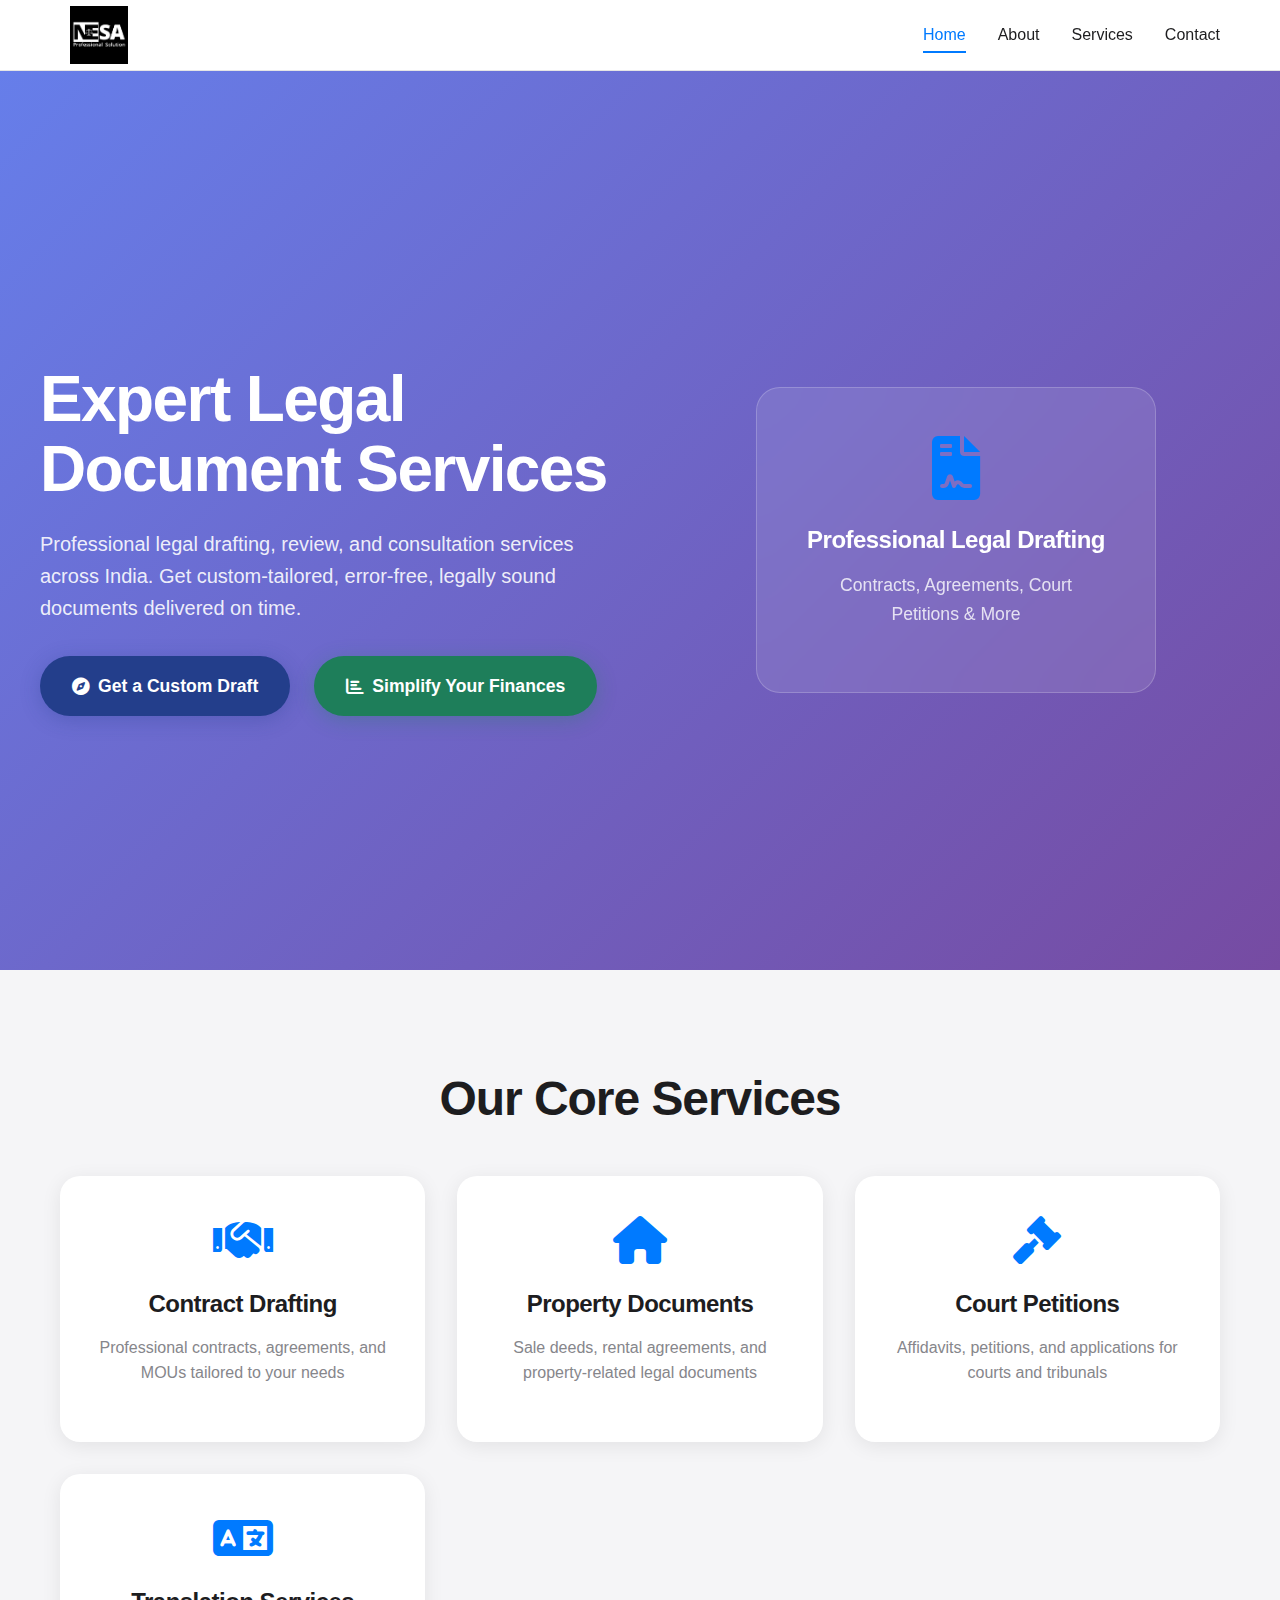
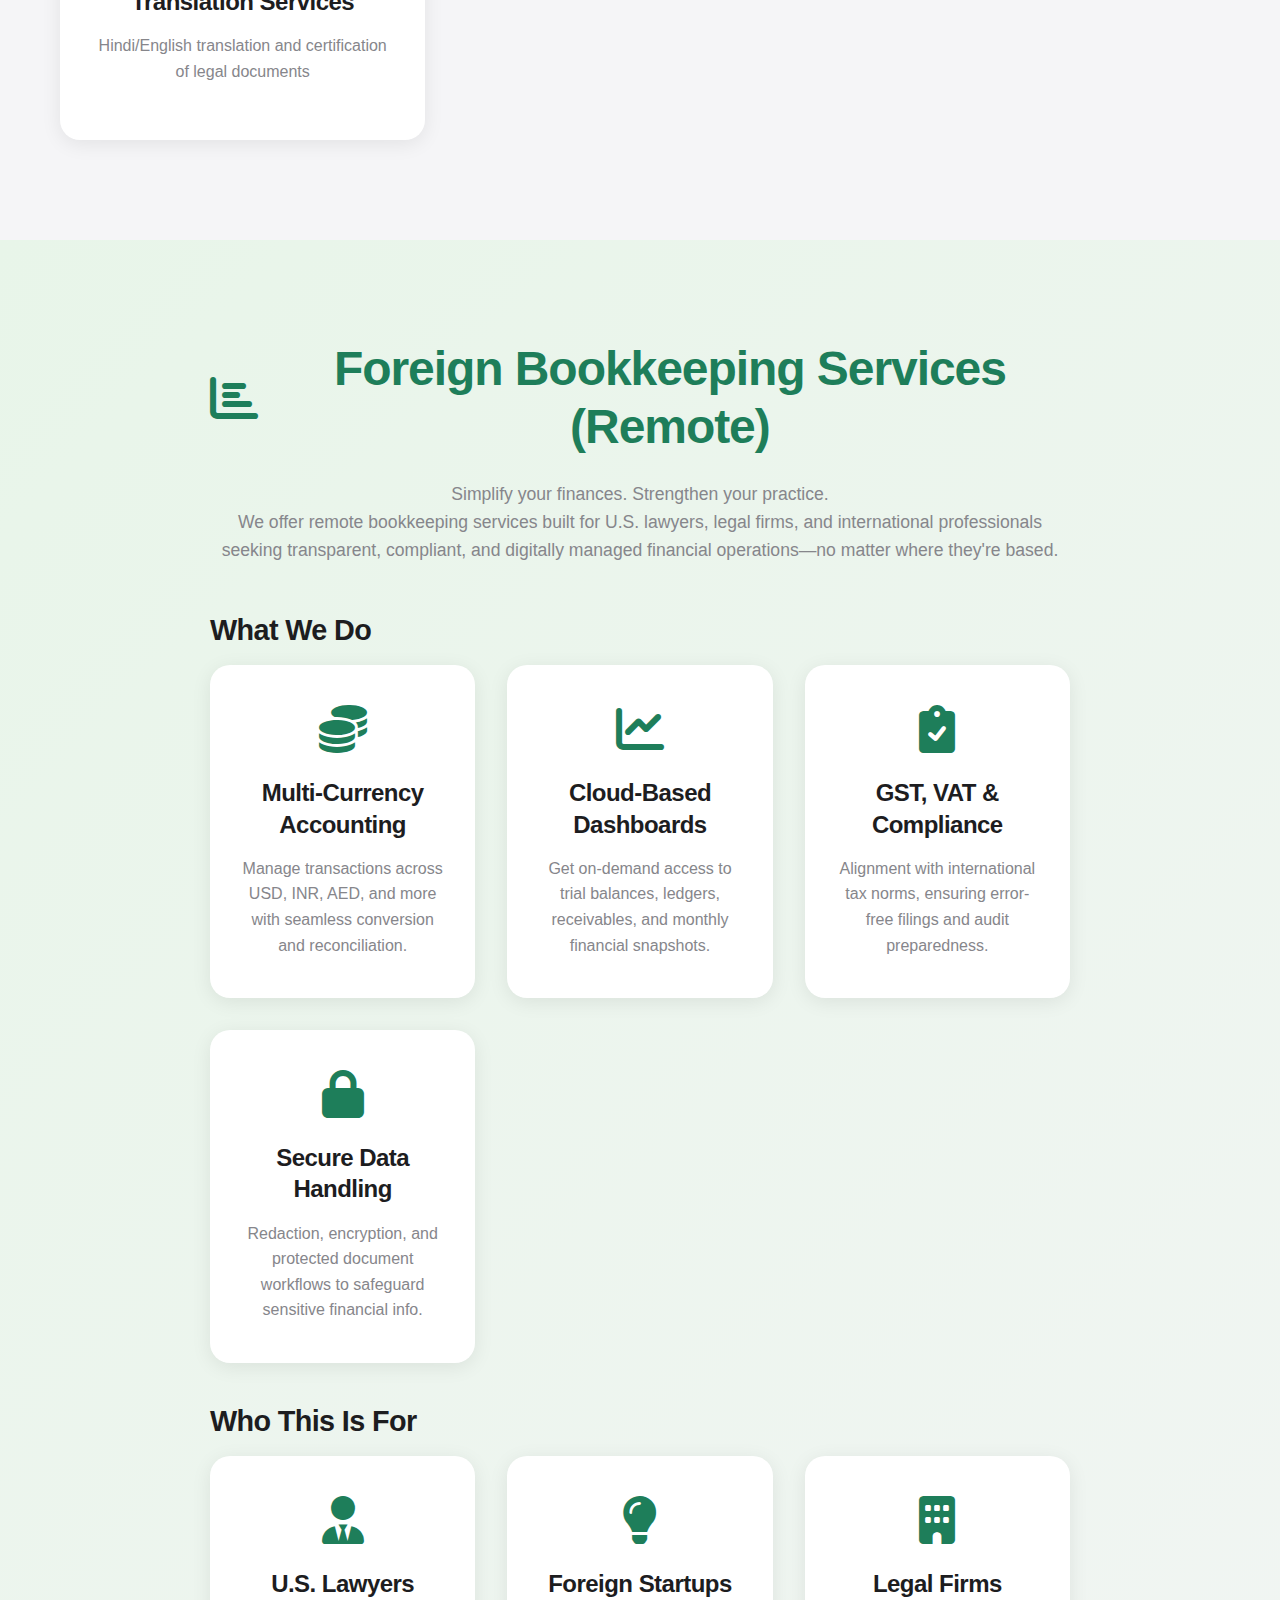
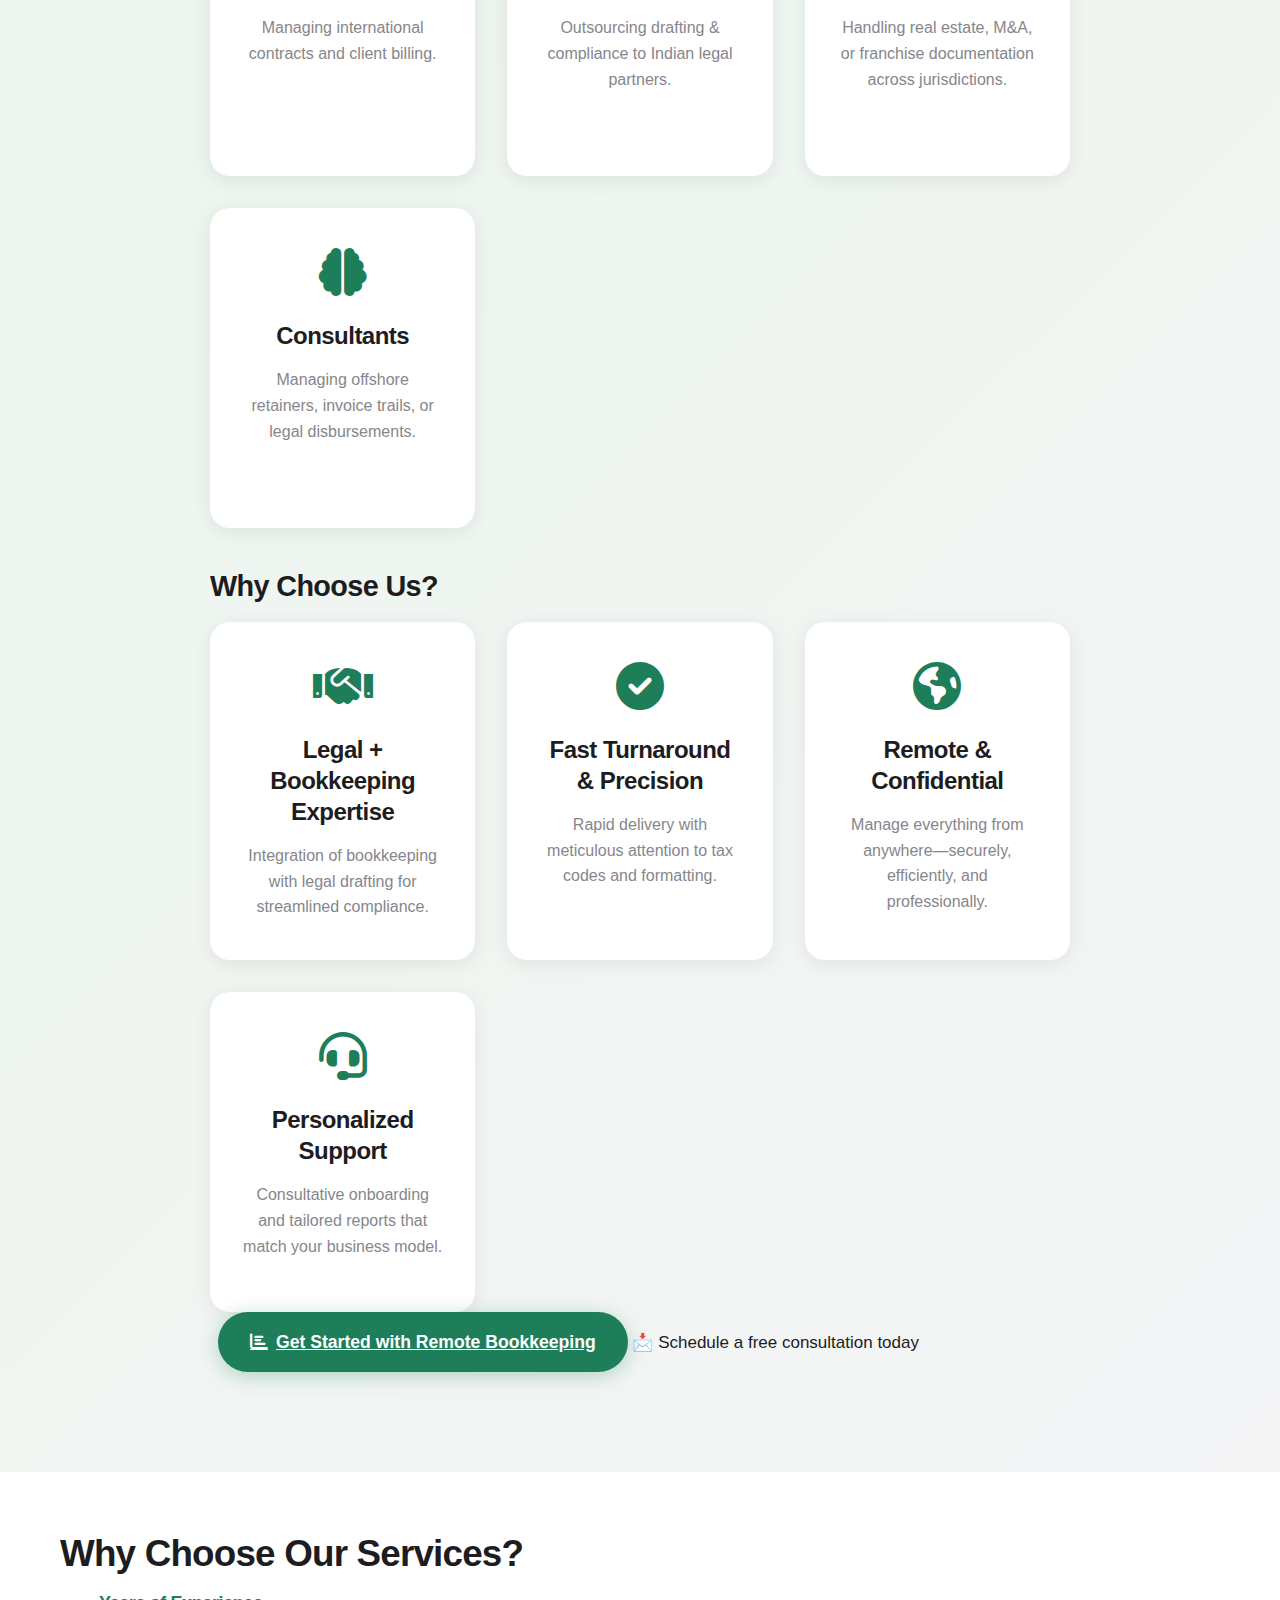
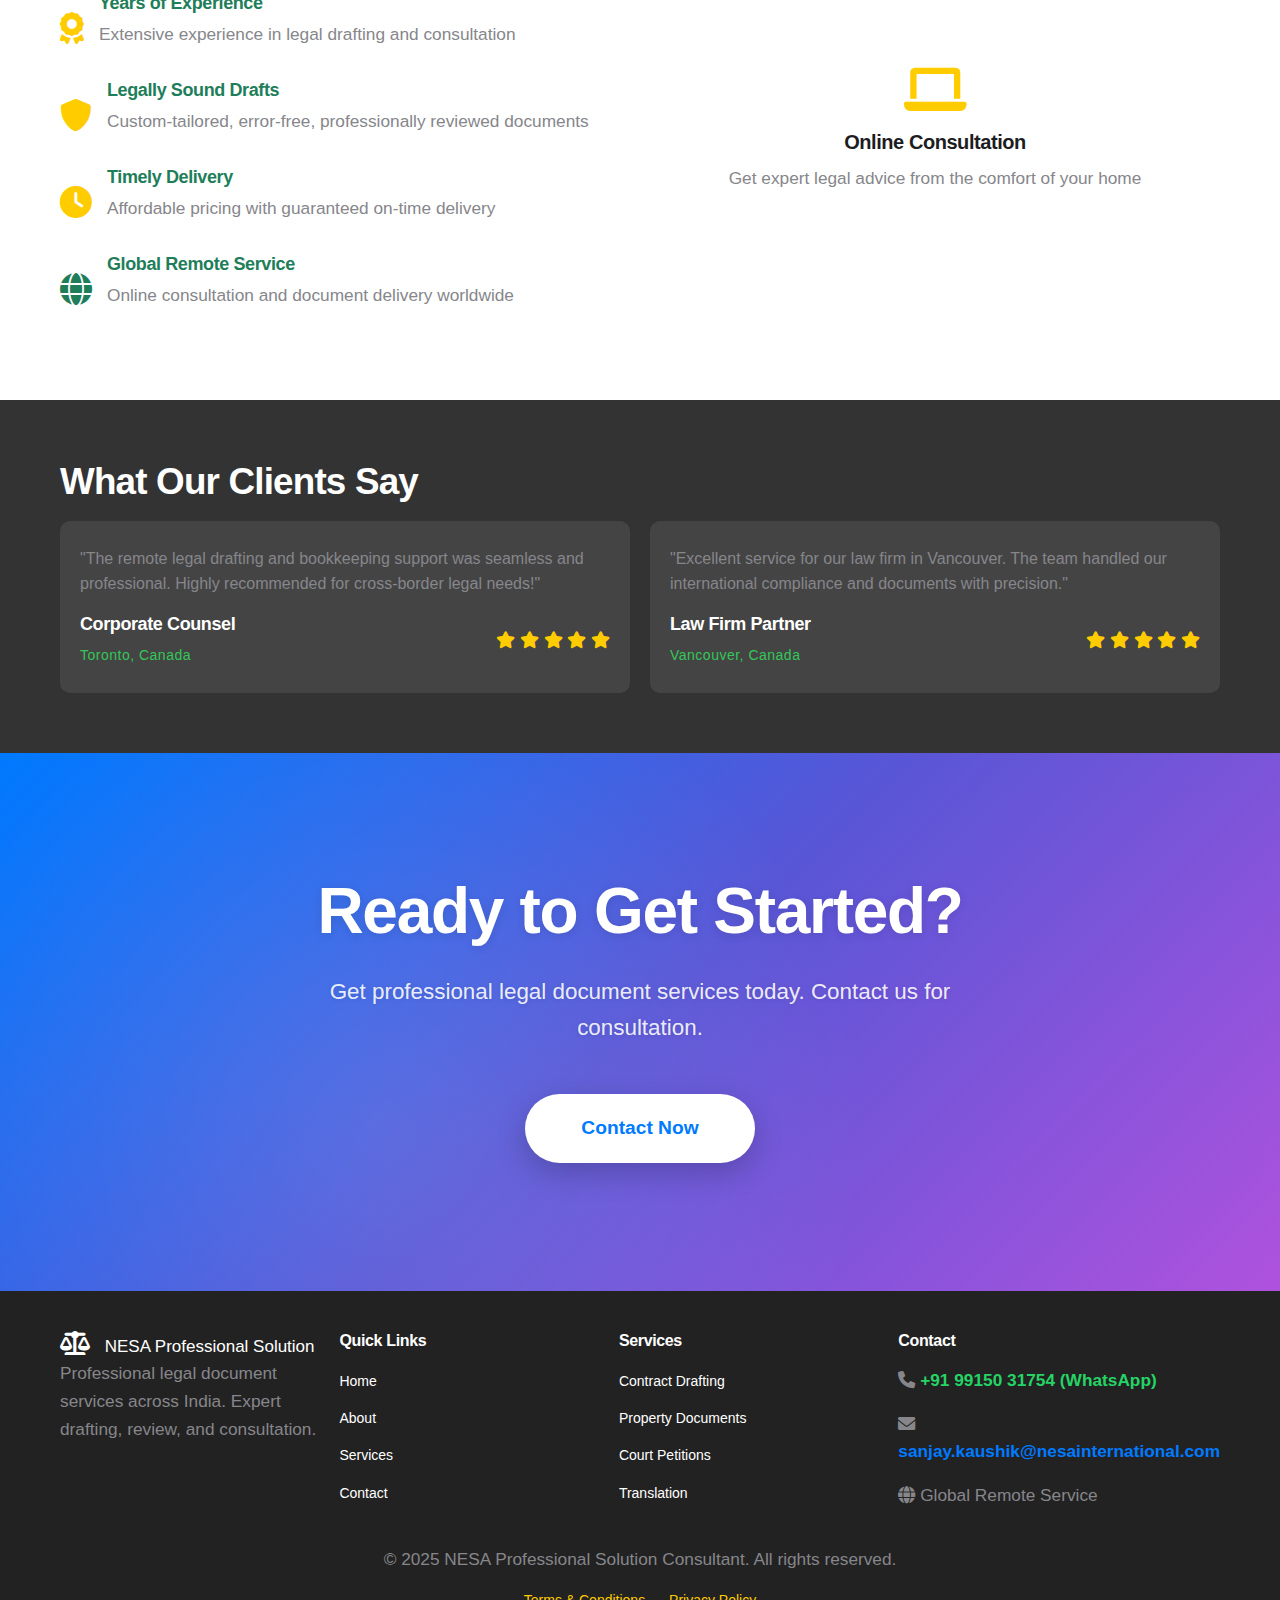
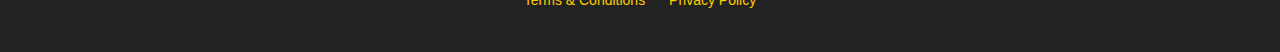
<file: index.html>
<!DOCTYPE html>
<html lang="en">
<head>
    <meta charset="UTF-8">
    <meta name="viewport" content="width=device-width, initial-scale=1.0">
    <title>NESA Professional Solution Consultant - Expert Legal Document Services</title>
    <link rel="stylesheet" href="styles.css">
    <link href="https://fonts.googleapis.com/css2?family=Inter:wght@300;400;500;600;700&display=swap" rel="stylesheet">
    <link rel="stylesheet" href="https://cdnjs.cloudflare.com/ajax/libs/font-awesome/6.0.0/css/all.min.css">
</head>
<body>
    <!-- Navigation -->
    <nav class="navbar">
        <div class="nav-container">
            <div class="nav-logo">
                <img src="src/logimg.png" alt="NESA Professional Solution Logo" class="nesa-logo" />
            </div>
            <ul class="nav-menu">
                <li><a href="index.html" class="nav-link active">Home</a></li>
                <li><a href="about.html" class="nav-link">About</a></li>
                <li><a href="services.html" class="nav-link">Services</a></li>
                <li><a href="contact.html" class="nav-link">Contact</a></li>
            </ul>
            <div class="hamburger">
                <span></span>
                <span></span>
                <span></span>
            </div>
        </div>
    </nav>

    <!-- Hero Section -->
    <section class="hero">
        <div class="hero-container">
            <div class="hero-content">
                <h1>Expert Legal Document Services</h1>
                <p>Professional legal drafting, review, and consultation services across India. Get custom-tailored, error-free, legally sound documents delivered on time.</p>
                <div class="hero-buttons">
                    <a href="services.html#legal-drafting" class="btn btn-primary legal-btn"><i class="fas fa-compass"></i> Get a Custom Draft</a>
                    <a href="services.html#foreign-bookkeeping" class="btn btn-bookkeeping"><i class="fas fa-chart-bar"></i> Simplify Your Finances</a>
                </div>
            </div>
            <div class="hero-image">
                <div class="hero-card">
                    <i class="fas fa-file-contract"></i>
                    <h3>Professional Legal Drafting</h3>
                    <p>Contracts, Agreements, Court Petitions & More</p>
                </div>
            </div>
        </div>
    </section>

    <!-- Services Preview -->
    <section class="services-preview">
        <div class="container">
            <h2>Our Core Services</h2>
            <div class="services-grid">
                <div class="service-card">
                    <i class="fas fa-handshake"></i>
                    <h3>Contract Drafting</h3>
                    <p>Professional contracts, agreements, and MOUs tailored to your needs</p>
                </div>
                <div class="service-card">
                    <i class="fas fa-home"></i>
                    <h3>Property Documents</h3>
                    <p>Sale deeds, rental agreements, and property-related legal documents</p>
                </div>
                <div class="service-card">
                    <i class="fas fa-gavel"></i>
                    <h3>Court Petitions</h3>
                    <p>Affidavits, petitions, and applications for courts and tribunals</p>
                </div>
                <div class="service-card">
                    <i class="fas fa-language"></i>
                    <h3>Translation Services</h3>
                    <p>Hindi/English translation and certification of legal documents</p>
                </div>
            </div>
        </div>
    </section>

    <!-- Foreign Bookkeeping Services Preview -->
    <section class="bookkeeping-preview">
        <div class="container">
            <h2><i class="fas fa-chart-bar"></i> Foreign Bookkeeping Services (Remote)</h2>
            <p class="subtitle">Simplify your finances. Strengthen your practice.<br>
            We offer remote bookkeeping services built for U.S. lawyers, legal firms, and international professionals seeking transparent, compliant, and digitally managed financial operations—no matter where they're based.</p>
            <div class="bookkeeping-features">
                <h3>What We Do</h3>
                <div class="bookkeeping-feature-list">
                    <div class="bookkeeping-feature-item">
                        <i class="fas fa-coins"></i>
                        <div>
                            <h4>Multi-Currency Accounting</h4>
                            <p>Manage transactions across USD, INR, AED, and more with seamless conversion and reconciliation.</p>
                        </div>
                    </div>
                    <div class="bookkeeping-feature-item">
                        <i class="fas fa-chart-line"></i>
                        <div>
                            <h4>Cloud-Based Dashboards</h4>
                            <p>Get on-demand access to trial balances, ledgers, receivables, and monthly financial snapshots.</p>
                        </div>
                    </div>
                    <div class="bookkeeping-feature-item">
                        <i class="fas fa-clipboard-check"></i>
                        <div>
                            <h4>GST, VAT & Compliance</h4>
                            <p>Alignment with international tax norms, ensuring error-free filings and audit preparedness.</p>
                        </div>
                    </div>
                    <div class="bookkeeping-feature-item">
                        <i class="fas fa-lock"></i>
                        <div>
                            <h4>Secure Data Handling</h4>
                            <p>Redaction, encryption, and protected document workflows to safeguard sensitive financial info.</p>
                        </div>
                    </div>
                </div>

                <h3>Who This Is For</h3>
                <div class="bookkeeping-feature-list">
                    <div class="bookkeeping-feature-item">
                        <i class="fas fa-user-tie"></i>
                        <div>
                            <h4>U.S. Lawyers</h4>
                            <p>Managing international contracts and client billing.</p>
                        </div>
                    </div>
                    <div class="bookkeeping-feature-item">
                        <i class="fas fa-lightbulb"></i>
                        <div>
                            <h4>Foreign Startups</h4>
                            <p>Outsourcing drafting & compliance to Indian legal partners.</p>
                        </div>
                    </div>
                    <div class="bookkeeping-feature-item">
                        <i class="fas fa-building"></i>
                        <div>
                            <h4>Legal Firms</h4>
                            <p>Handling real estate, M&A, or franchise documentation across jurisdictions.</p>
                        </div>
                    </div>
                    <div class="bookkeeping-feature-item">
                        <i class="fas fa-brain"></i>
                        <div>
                            <h4>Consultants</h4>
                            <p>Managing offshore retainers, invoice trails, or legal disbursements.</p>
                        </div>
                    </div>
                </div>

                <h3>Why Choose Us?</h3>
                <div class="bookkeeping-feature-list">
                    <div class="bookkeeping-feature-item">
                        <i class="fas fa-handshake"></i>
                        <div>
                            <h4>Legal + Bookkeeping Expertise</h4>
                            <p>Integration of bookkeeping with legal drafting for streamlined compliance.</p>
                        </div>
                    </div>
                    <div class="bookkeeping-feature-item">
                        <i class="fas fa-check-circle"></i>
                        <div>
                            <h4>Fast Turnaround & Precision</h4>
                            <p>Rapid delivery with meticulous attention to tax codes and formatting.</p>
                        </div>
                    </div>
                    <div class="bookkeeping-feature-item">
                        <i class="fas fa-globe-americas"></i>
                        <div>
                            <h4>Remote & Confidential</h4>
                            <p>Manage everything from anywhere—securely, efficiently, and professionally.</p>
                        </div>
                    </div>
                    <div class="bookkeeping-feature-item">
                        <i class="fas fa-headset"></i>
                        <div>
                            <h4>Personalized Support</h4>
                            <p>Consultative onboarding and tailored reports that match your business model.</p>
                        </div>
                    </div>
                </div>

                <div class="bookkeeping-cta">
                    <a href="contact.html" class="btn btn-bookkeeping"><i class="fas fa-chart-bar"></i> Get Started with Remote Bookkeeping</a>
                    <span class="consult-note">📩 Schedule a free consultation today</span>
                </div>
            </div>
        </div>
    </section>

    <!-- Why Choose Us -->
    <section class="why-choose-us">
        <div class="container">
            <div class="content-grid">
                <div class="text-content">
                    <h2>Why Choose Our Services?</h2>
                    <div class="feature-list">
                        <div class="feature-item">
                            <i class="fas fa-award"></i>
                            <div>
                                <h3>Years of Experience</h3>
                                <p>Extensive experience in legal drafting and consultation</p>
                            </div>
                        </div>
                        <div class="feature-item">
                            <i class="fas fa-shield-alt"></i>
                            <div>
                                <h3>Legally Sound Drafts</h3>
                                <p>Custom-tailored, error-free, professionally reviewed documents</p>
                            </div>
                        </div>
                        <div class="feature-item">
                            <i class="fas fa-clock"></i>
                            <div>
                                <h3>Timely Delivery</h3>
                                <p>Affordable pricing with guaranteed on-time delivery</p>
                            </div>
                        </div>
                        <div class="feature-item">
                            <i class="fas fa-globe"></i>
                            <div>
                                <h3>Global Remote Service</h3>
                                <p>Online consultation and document delivery worldwide</p>
                            </div>
                        </div>
                    </div>
                </div>
                <div class="image-content">
                    <div class="feature-card">
                        <i class="fas fa-laptop"></i>
                        <h3>Online Consultation</h3>
                        <p>Get expert legal advice from the comfort of your home</p>
                    </div>
                </div>
            </div>
        </div>
    </section>

    <!-- Testimonials -->
    <section class="testimonials">
        <div class="container">
            <h2>What Our Clients Say</h2>
            <div class="testimonials-grid">
                <div class="testimonial-card">
                    <div class="testimonial-content">
                        <p>"The remote legal drafting and bookkeeping support was seamless and professional. Highly recommended for cross-border legal needs!"</p>
                    </div>
                    <div class="testimonial-author">
                        <div class="author-info">
                            <h4>Corporate Counsel</h4>
                            <span>Toronto, Canada</span>
                        </div>
                        <div class="rating">
                            <i class="fas fa-star"></i>
                            <i class="fas fa-star"></i>
                            <i class="fas fa-star"></i>
                            <i class="fas fa-star"></i>
                            <i class="fas fa-star"></i>
                        </div>
                    </div>
                </div>
                <div class="testimonial-card">
                    <div class="testimonial-content">
                        <p>"Excellent service for our law firm in Vancouver. The team handled our international compliance and documents with precision."</p>
                    </div>
                    <div class="testimonial-author">
                        <div class="author-info">
                            <h4>Law Firm Partner</h4>
                            <span>Vancouver, Canada</span>
                        </div>
                        <div class="rating">
                            <i class="fas fa-star"></i>
                            <i class="fas fa-star"></i>
                            <i class="fas fa-star"></i>
                            <i class="fas fa-star"></i>
                            <i class="fas fa-star"></i>
                        </div>
                    </div>
                </div>
            </div>
        </div>
    </section>

    <!-- CTA Section -->
    <section class="cta">
        <div class="container">
            <div class="cta-content">
                <h2>Ready to Get Started?</h2>
                <p>Get professional legal document services today. Contact us for consultation.</p>
                <a href="contact.html" class="btn btn-primary">Contact Now</a>
            </div>
        </div>
    </section>

    <!-- Footer -->
    <footer class="footer">
        <div class="container">
            <div class="footer-content">
                <div class="footer-section">
                    <div class="footer-logo">
                        <i class="fas fa-balance-scale"></i>
                        <span>NESA Professional Solution</span>
                    </div>
                    <p>Professional legal document services across India. Expert drafting, review, and consultation.</p>
                </div>
                <div class="footer-section">
                    <h3>Quick Links</h3>
                    <ul>
                        <li><a href="index.html">Home</a></li>
                        <li><a href="about.html">About</a></li>
                        <li><a href="services.html">Services</a></li>
                        <li><a href="contact.html">Contact</a></li>
                    </ul>
                </div>
                <div class="footer-section">
                    <h3>Services</h3>
                    <ul>
                        <li><a href="services.html">Contract Drafting</a></li>
                        <li><a href="services.html">Property Documents</a></li>
                        <li><a href="services.html">Court Petitions</a></li>
                        <li><a href="services.html">Translation</a></li>
                    </ul>
                </div>
                <div class="footer-section">
                    <h3>Contact</h3>
                    <p><i class="fas fa-phone"></i> <a href="https://wa.me/919915031754" target="_blank">+91 99150 31754 (WhatsApp)</a></p>
                    <p><i class="fas fa-envelope"></i> <a href="mailto:sanjay.kaushik@nesainternational.com">sanjay.kaushik@nesainternational.com</a></p>
                    <p><i class="fas fa-globe"></i> Global Remote Service</p>
                </div>
            </div>
            <div class="footer-bottom">
                <p>&copy; 2025 NESA Professional Solution Consultant. All rights reserved.</p>
                <div class="footer-links">
                    <a href="#">Terms & Conditions</a>
                    <a href="#">Privacy Policy</a>
                </div>
            </div>
        </div>
    </footer>

    <script src="script.js"></script>
</body>
</html>
</file>
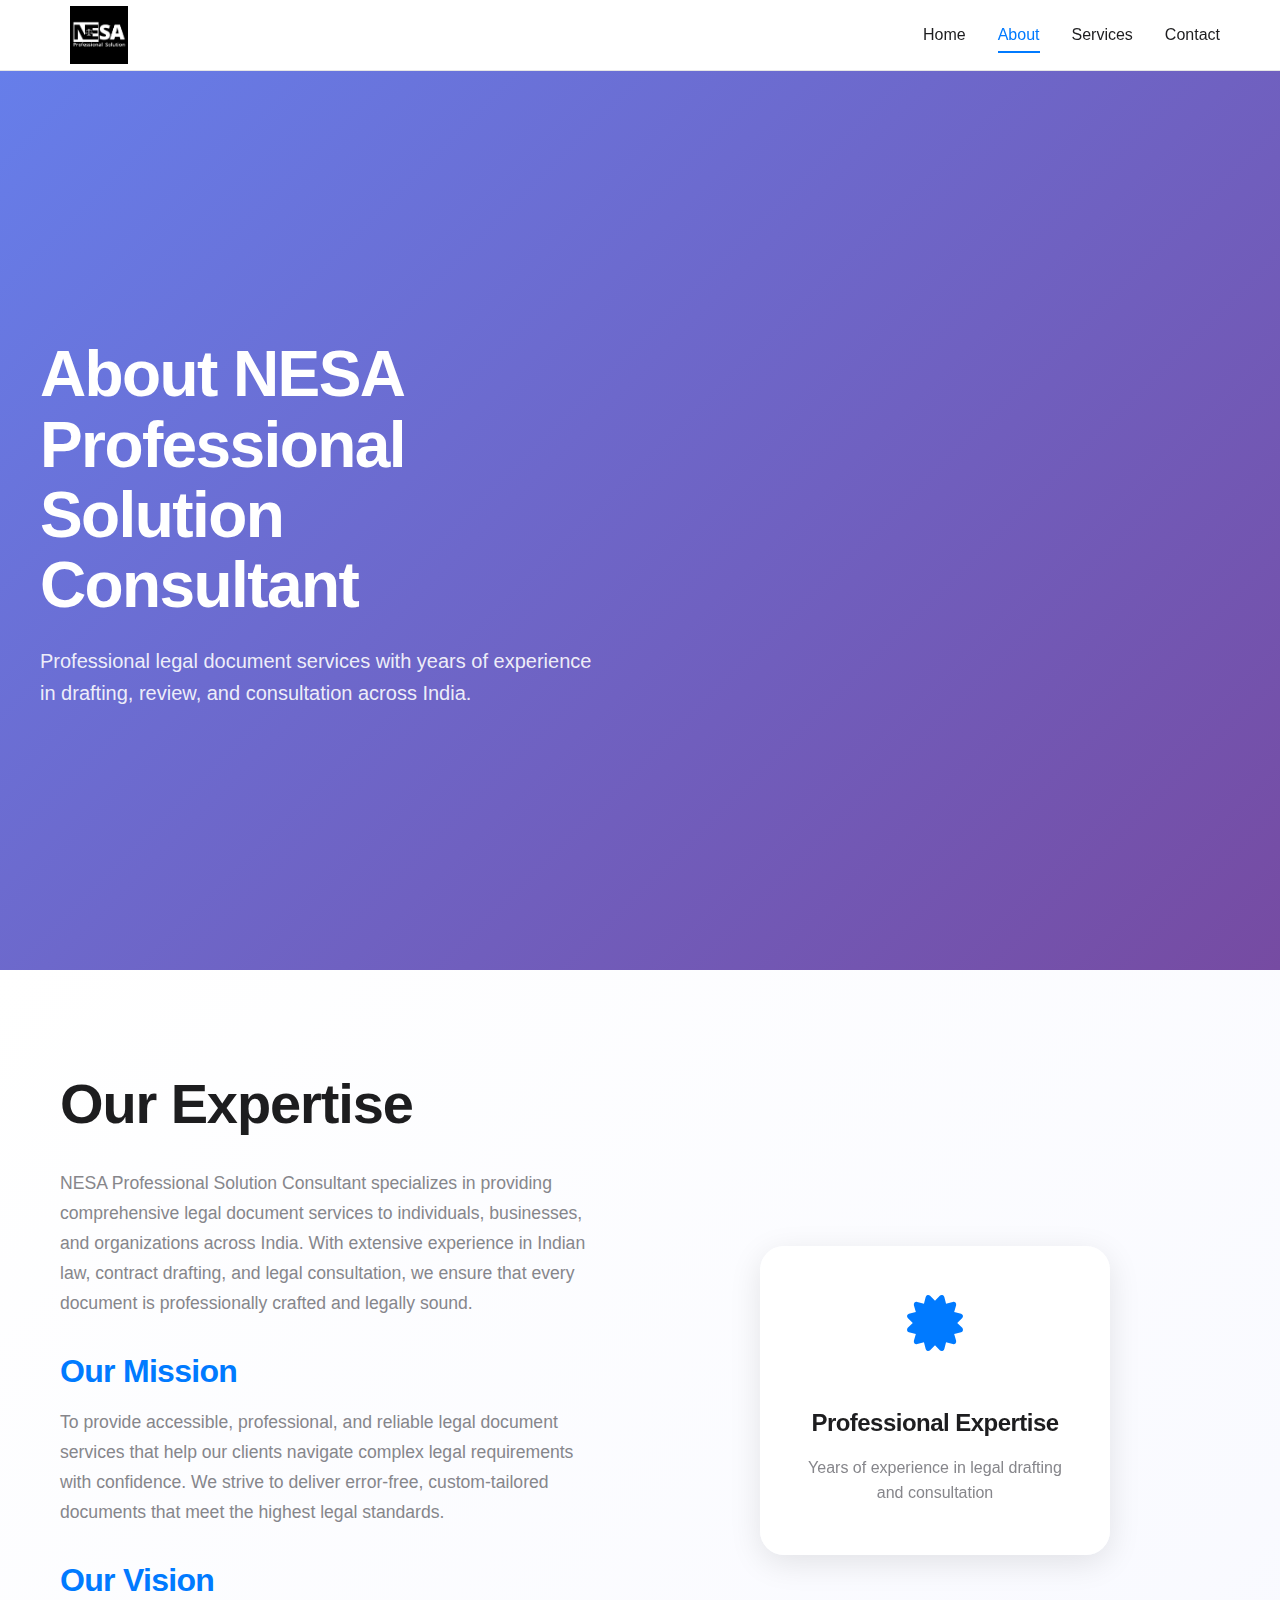
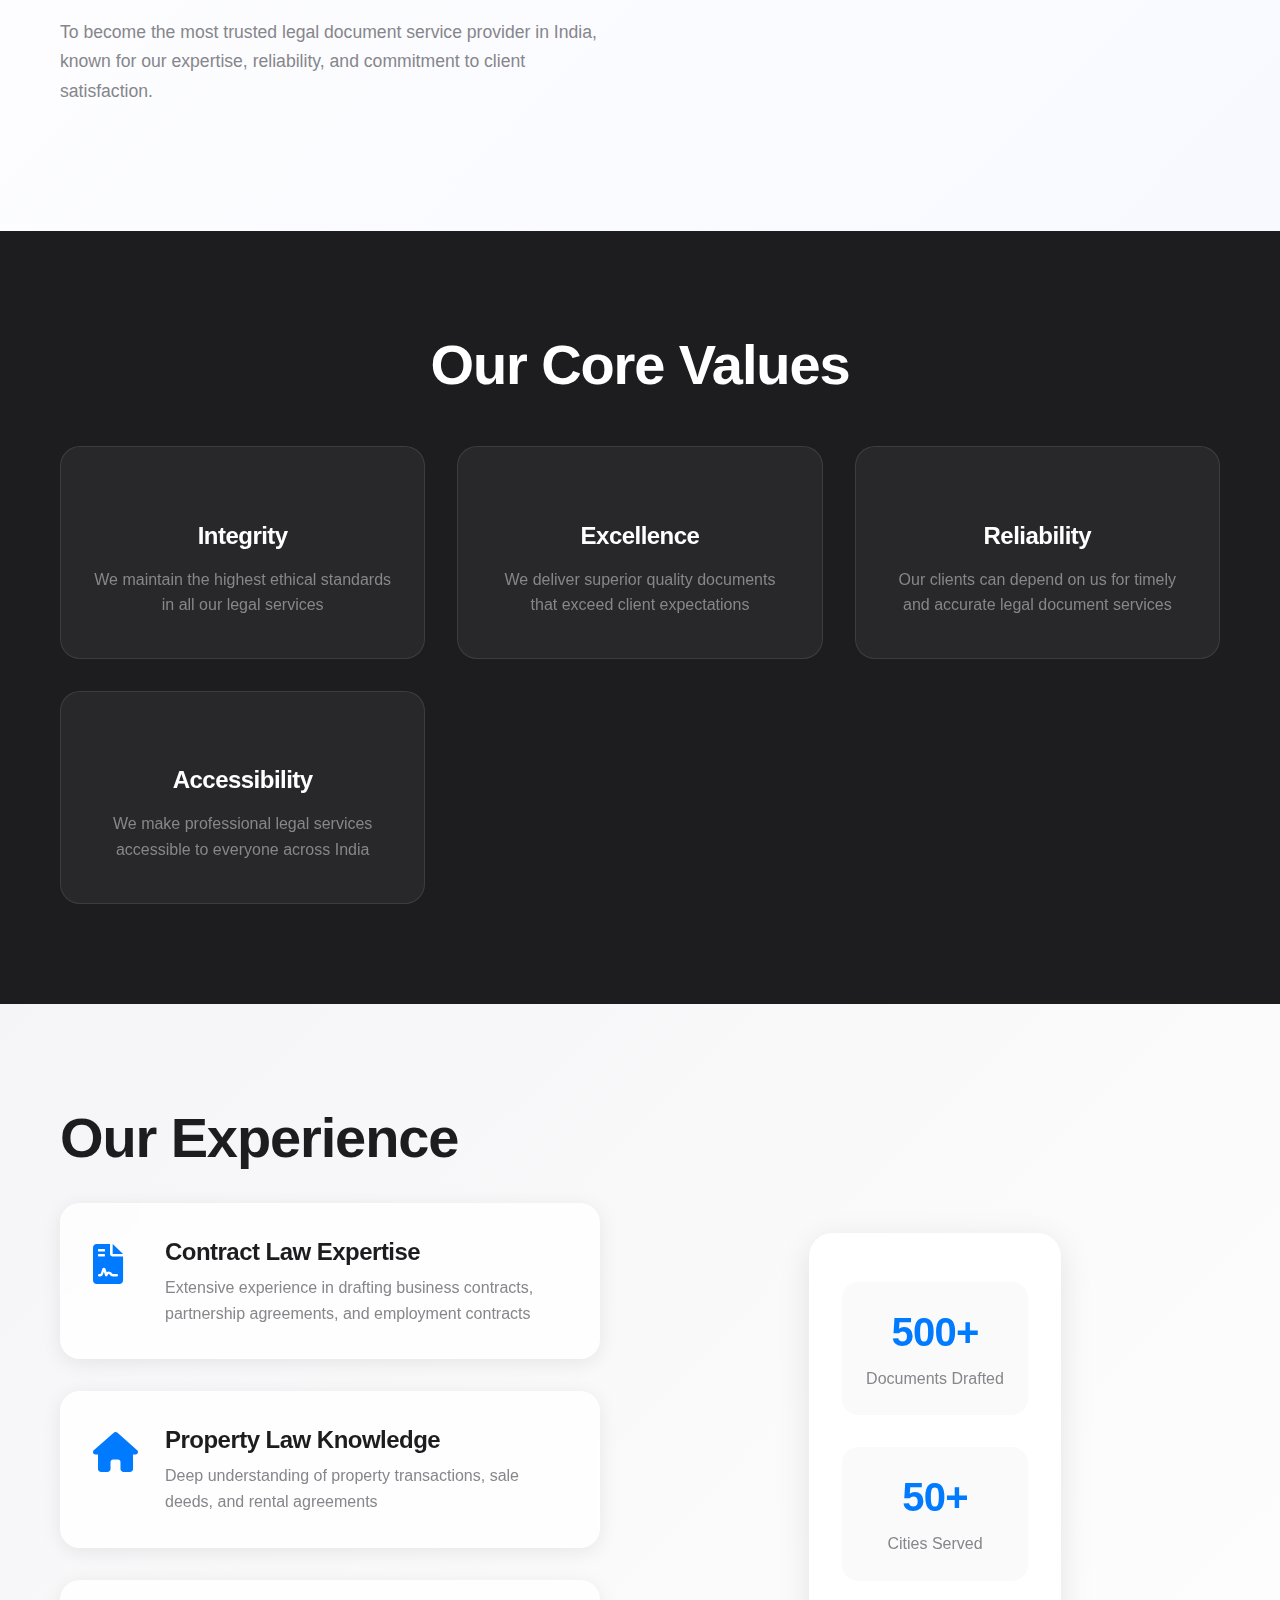
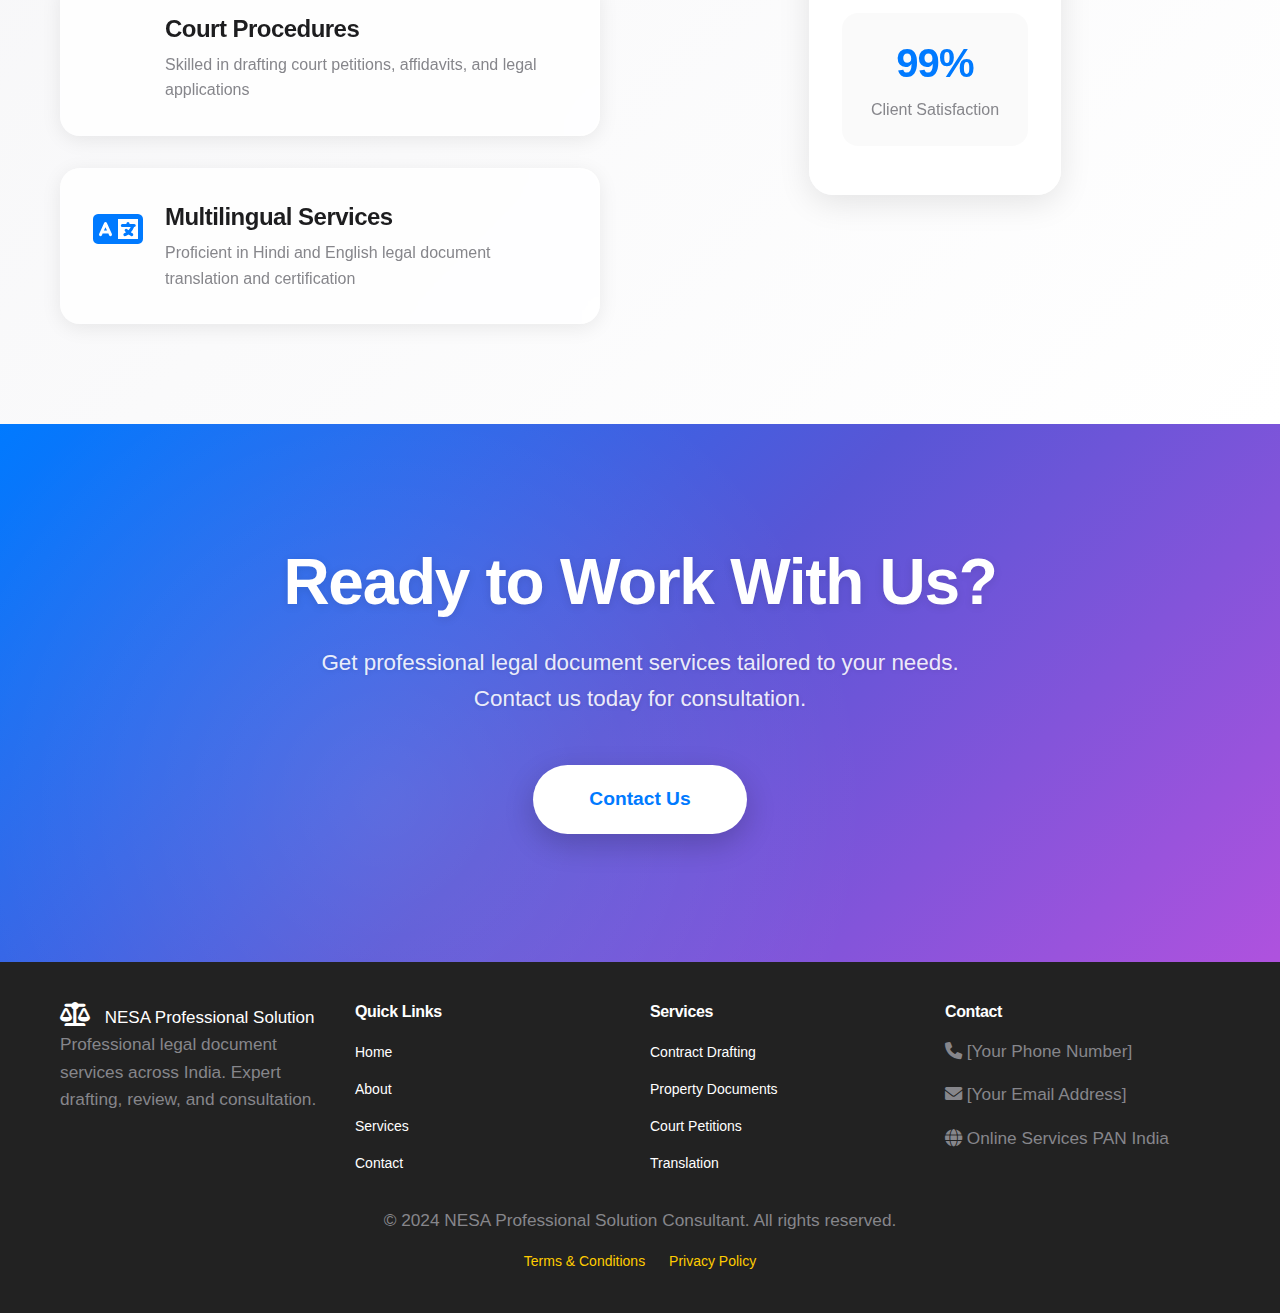
<file: about.html>
<!DOCTYPE html>
<html lang="en">
<head>
    <meta charset="UTF-8">
    <meta name="viewport" content="width=device-width, initial-scale=1.0">
    <title>About - NESA Professional Solution Consultant</title>
    <link rel="stylesheet" href="styles.css">
    <link href="https://fonts.googleapis.com/css2?family=Inter:wght@300;400;500;600;700&display=swap" rel="stylesheet">
    <link rel="stylesheet" href="https://cdnjs.cloudflare.com/ajax/libs/font-awesome/6.0.0/css/all.min.css">
</head>
<body>
    <!-- Navigation -->
    <nav class="navbar">
        <div class="nav-container">
            <div class="nav-logo">
                <div class="nav-logo">
                    <img src="src/logimg.png" alt="NESA Professional Solution Logo" class="nesa-logo" />
                </div>
            </div>
            <ul class="nav-menu">
                <li><a href="index.html" class="nav-link">Home</a></li>
                <li><a href="about.html" class="nav-link active">About</a></li>
                <li><a href="services.html" class="nav-link">Services</a></li>
                <li><a href="contact.html" class="nav-link">Contact</a></li>
            </ul>
            <div class="hamburger">
                <span></span>
                <span></span>
                <span></span>
            </div>
        </div>
    </nav>

    <!-- About Hero Section -->
    <section class="hero">
        <div class="hero-container">
            <div class="hero-content">
                <h1>About NESA Professional Solution Consultant</h1>
                <p>Professional legal document services with years of experience in drafting, review, and consultation across India.</p>
            </div>
        </div>
    </section>

    <!-- About Content -->
    <section class="about-content">
        <div class="container">
            <div class="content-grid">
                <div class="text-content">
                    <h2>Our Expertise</h2>
                    <p>NESA Professional Solution Consultant specializes in providing comprehensive legal document services to individuals, businesses, and organizations across India. With extensive experience in Indian law, contract drafting, and legal consultation, we ensure that every document is professionally crafted and legally sound.</p>
                    
                    <h3>Our Mission</h3>
                    <p>To provide accessible, professional, and reliable legal document services that help our clients navigate complex legal requirements with confidence. We strive to deliver error-free, custom-tailored documents that meet the highest legal standards.</p>
                    
                    <h3>Our Vision</h3>
                    <p>To become the most trusted legal document service provider in India, known for our expertise, reliability, and commitment to client satisfaction.</p>
                </div>
                <div class="image-content">
                    <div class="feature-card">
                        <i class="fas fa-certificate"></i>
                        <h3>Professional Expertise</h3>
                        <p>Years of experience in legal drafting and consultation</p>
                    </div>
                </div>
            </div>
        </div>
    </section>

    <!-- Our Values -->
    <section class="values-section">
        <div class="container">
            <h2>Our Core Values</h2>
            <div class="values-grid">
                <div class="value-card">
                    <i class="fas fa-integrity"></i>
                    <h3>Integrity</h3>
                    <p>We maintain the highest ethical standards in all our legal services</p>
                </div>
                <div class="value-card">
                    <i class="fas fa-excellence"></i>
                    <h3>Excellence</h3>
                    <p>We deliver superior quality documents that exceed client expectations</p>
                </div>
                <div class="value-card">
                    <i class="fas fa-reliability"></i>
                    <h3>Reliability</h3>
                    <p>Our clients can depend on us for timely and accurate legal document services</p>
                </div>
                <div class="value-card">
                    <i class="fas fa-accessibility"></i>
                    <h3>Accessibility</h3>
                    <p>We make professional legal services accessible to everyone across India</p>
                </div>
            </div>
        </div>
    </section>

    <!-- Experience Section -->
    <section class="experience-section">
        <div class="container">
            <div class="content-grid">
                <div class="text-content">
                    <h2>Our Experience</h2>
                    <div class="experience-list">
                        <div class="experience-item">
                            <i class="fas fa-file-contract"></i>
                            <div>
                                <h3>Contract Law Expertise</h3>
                                <p>Extensive experience in drafting business contracts, partnership agreements, and employment contracts</p>
                            </div>
                        </div>
                        <div class="experience-item">
                            <i class="fas fa-home"></i>
                            <div>
                                <h3>Property Law Knowledge</h3>
                                <p>Deep understanding of property transactions, sale deeds, and rental agreements</p>
                            </div>
                        </div>
                        <div class="experience-item">
                            <i class="fas fa-court"></i>
                            <div>
                                <h3>Court Procedures</h3>
                                <p>Skilled in drafting court petitions, affidavits, and legal applications</p>
                            </div>
                        </div>
                        <div class="experience-item">
                            <i class="fas fa-language"></i>
                            <div>
                                <h3>Multilingual Services</h3>
                                <p>Proficient in Hindi and English legal document translation and certification</p>
                            </div>
                        </div>
                    </div>
                </div>
                <div class="image-content">
                    <div class="stats-card">
                        <div class="stat-item">
                            <h3>500+</h3>
                            <p>Documents Drafted</p>
                        </div>
                        <div class="stat-item">
                            <h3>50+</h3>
                            <p>Cities Served</p>
                        </div>
                        <div class="stat-item">
                            <h3>99%</h3>
                            <p>Client Satisfaction</p>
                        </div>
                    </div>
                </div>
            </div>
        </div>
    </section>

    <!-- CTA Section -->
    <section class="cta">
        <div class="container">
            <div class="cta-content">
                <h2>Ready to Work With Us?</h2>
                <p>Get professional legal document services tailored to your needs. Contact us today for consultation.</p>
                <a href="contact.html" class="btn btn-primary">Contact Us</a>
            </div>
        </div>
    </section>

    <!-- Footer -->
    <footer class="footer">
        <div class="container">
            <div class="footer-content">
                <div class="footer-section">
                    <div class="footer-logo">
                        <i class="fas fa-balance-scale"></i>
                        <span>NESA Professional Solution</span>
                    </div>
                    <p>Professional legal document services across India. Expert drafting, review, and consultation.</p>
                </div>
                <div class="footer-section">
                    <h3>Quick Links</h3>
                    <ul>
                        <li><a href="index.html">Home</a></li>
                        <li><a href="about.html">About</a></li>
                        <li><a href="services.html">Services</a></li>
                        <li><a href="contact.html">Contact</a></li>
                    </ul>
                </div>
                <div class="footer-section">
                    <h3>Services</h3>
                    <ul>
                        <li><a href="services.html">Contract Drafting</a></li>
                        <li><a href="services.html">Property Documents</a></li>
                        <li><a href="services.html">Court Petitions</a></li>
                        <li><a href="services.html">Translation</a></li>
                    </ul>
                </div>
                <div class="footer-section">
                    <h3>Contact</h3>
                    <p><i class="fas fa-phone"></i> [Your Phone Number]</p>
                    <p><i class="fas fa-envelope"></i> [Your Email Address]</p>
                    <p><i class="fas fa-globe"></i> Online Services PAN India</p>
                </div>
            </div>
            <div class="footer-bottom">
                <p>&copy; 2024 NESA Professional Solution Consultant. All rights reserved.</p>
                <div class="footer-links">
                    <a href="#">Terms & Conditions</a>
                    <a href="#">Privacy Policy</a>
                </div>
            </div>
        </div>
    </footer>

    <script src="script.js"></script>
</body>
</html>
</file>
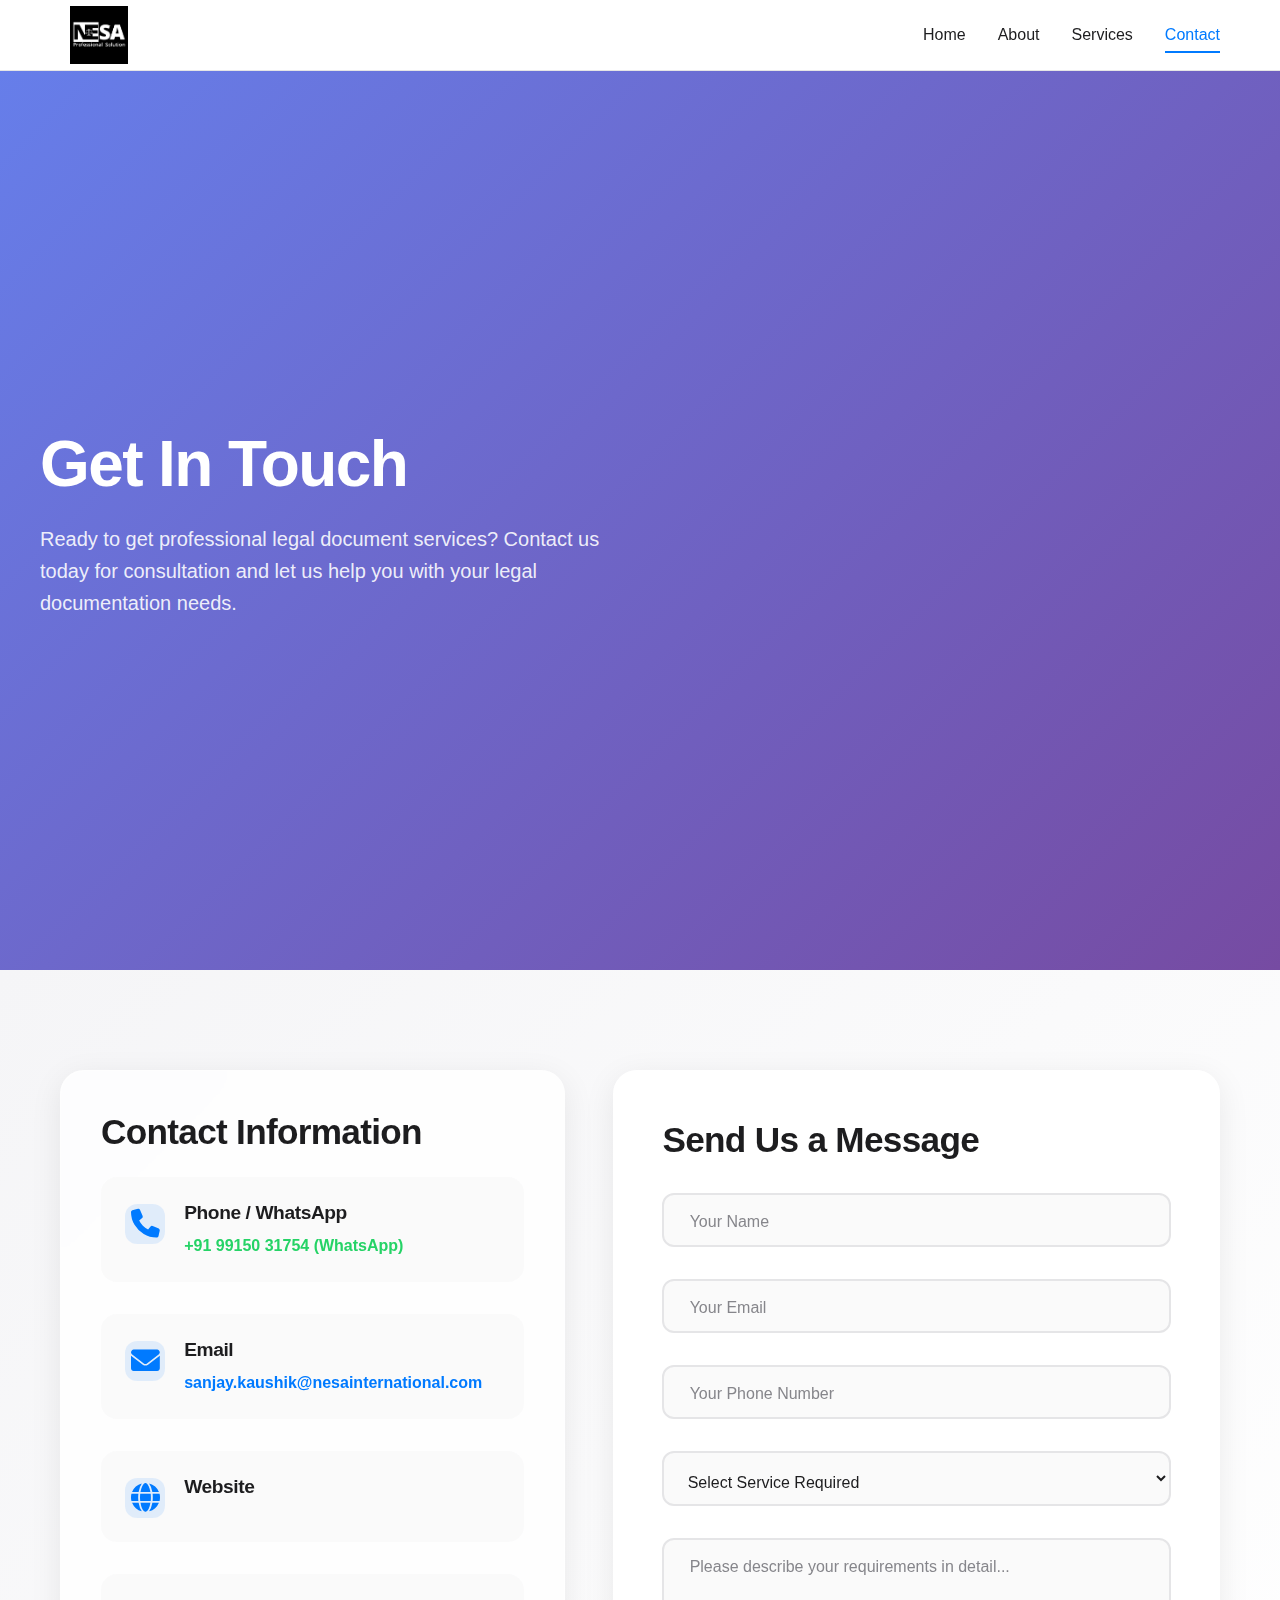
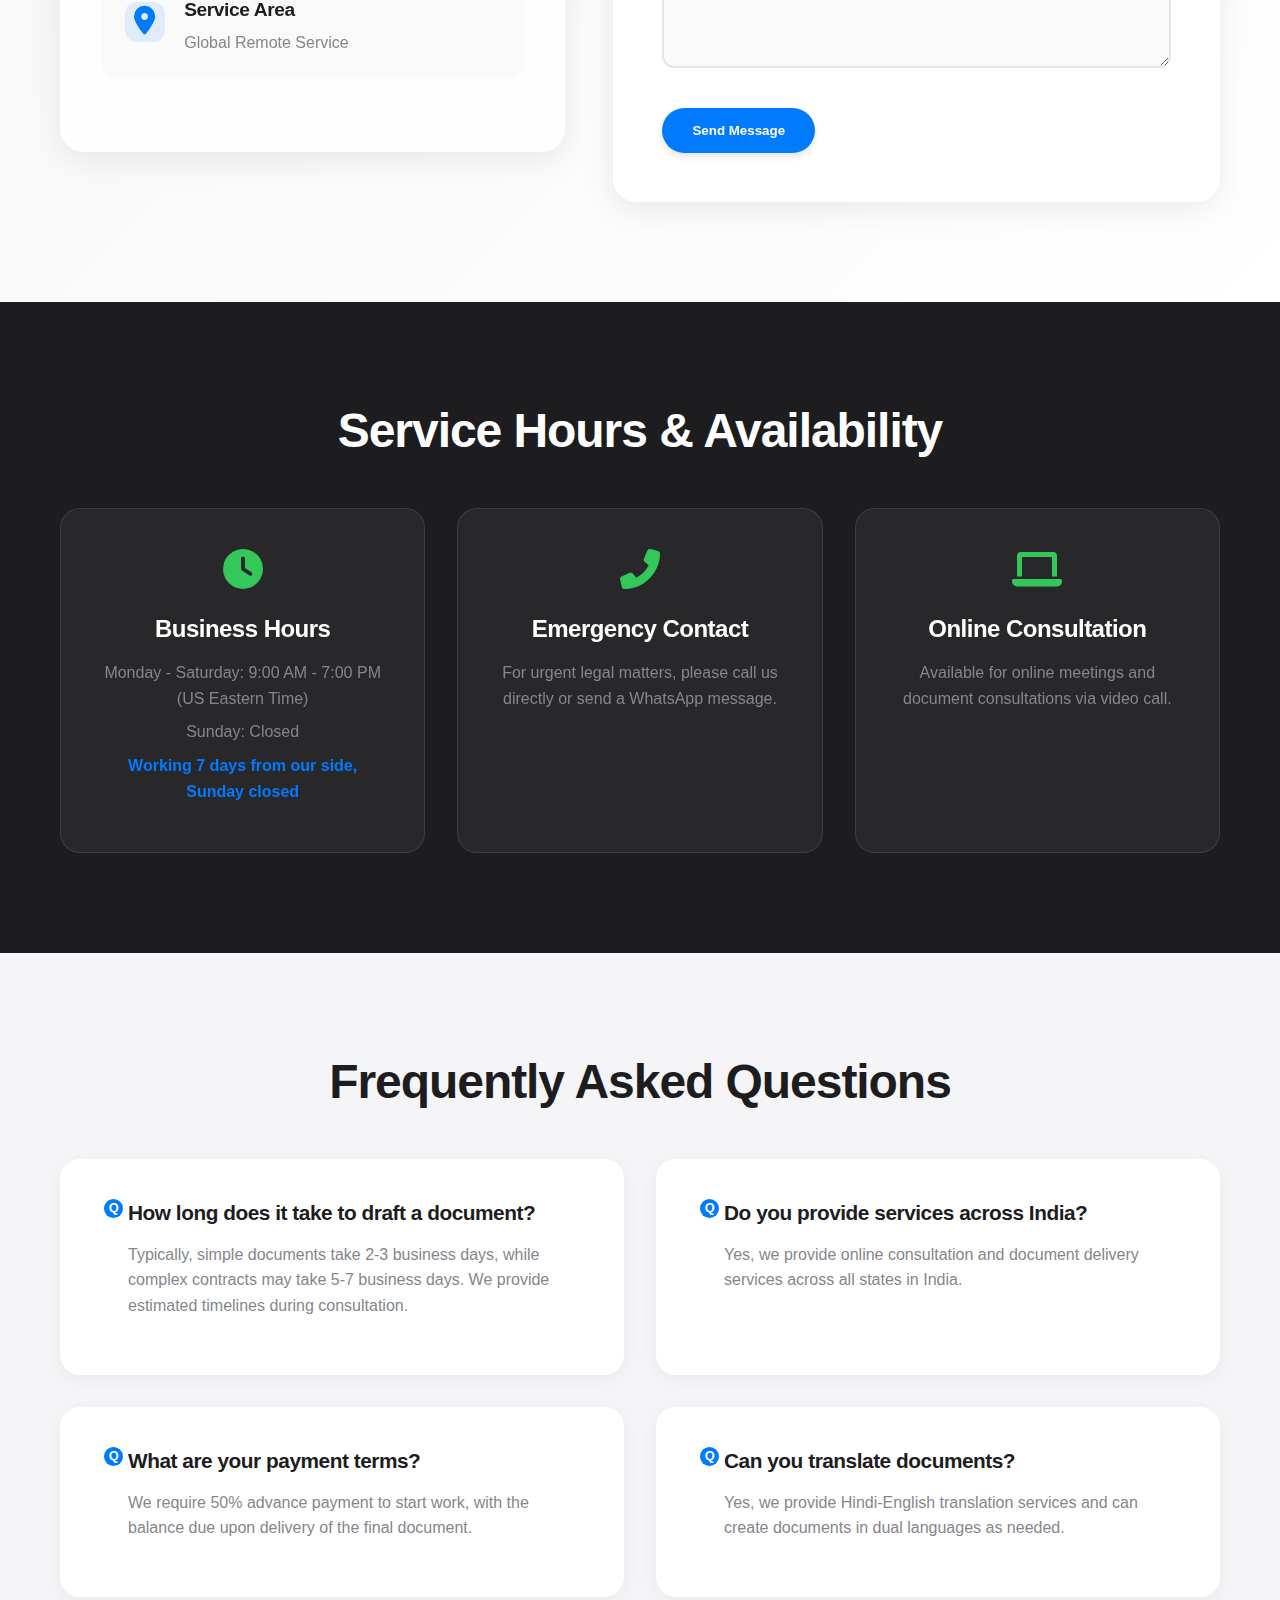
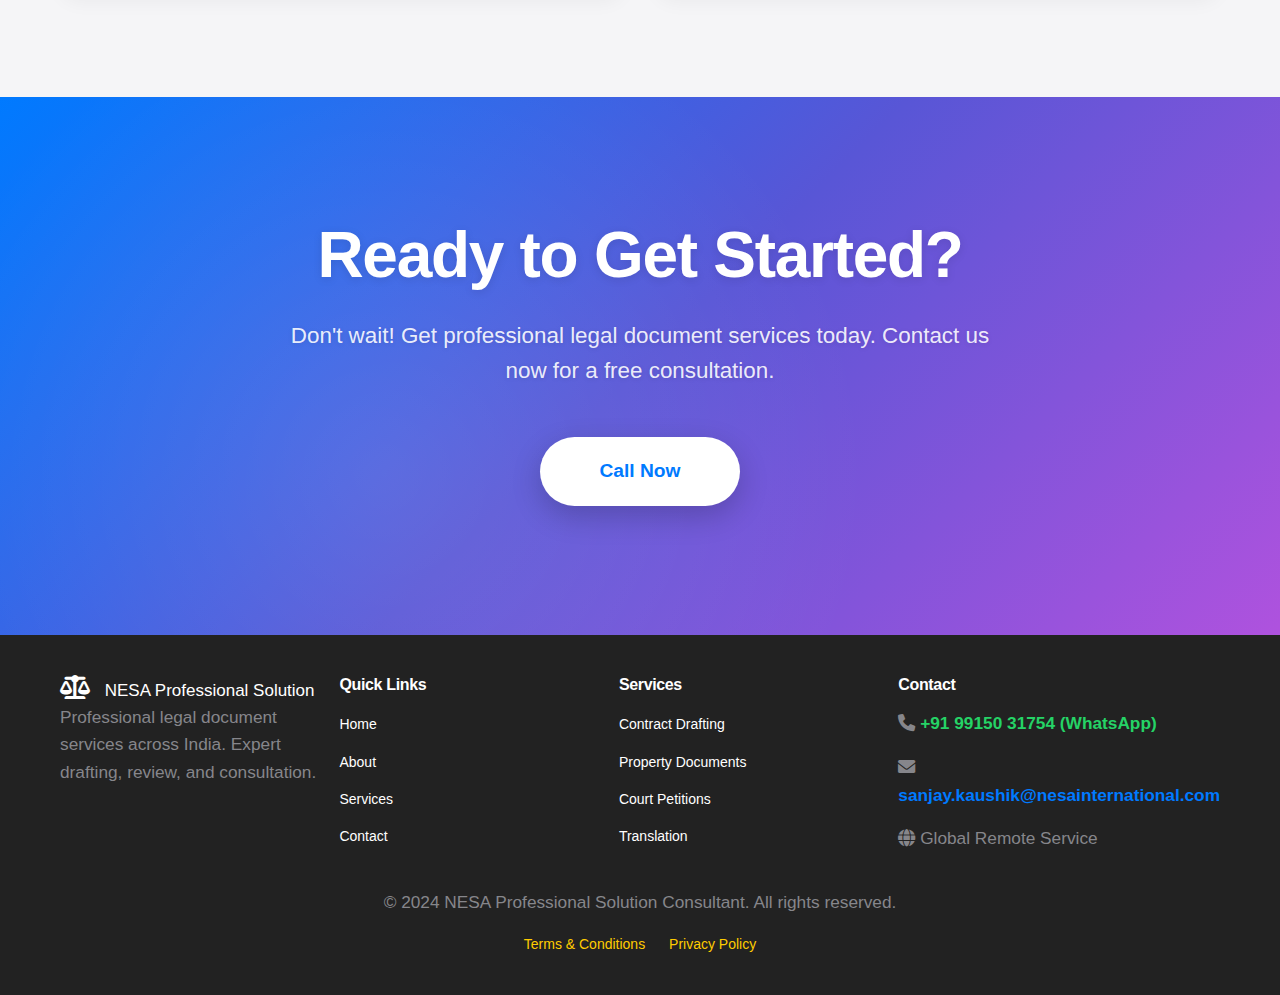
<file: contact.html>
<!DOCTYPE html>
<html lang="en">
<head>
    <meta charset="UTF-8">
    <meta name="viewport" content="width=device-width, initial-scale=1.0">
    <title>Contact - NESA Professional Solution Consultant</title>
    <link rel="stylesheet" href="styles.css">
    <link href="https://fonts.googleapis.com/css2?family=Inter:wght@300;400;500;600;700&display=swap" rel="stylesheet">
    <link rel="stylesheet" href="https://cdnjs.cloudflare.com/ajax/libs/font-awesome/6.0.0/css/all.min.css">
</head>
<body>
    <!-- Navigation -->
    <nav class="navbar">
        <div class="nav-container">
            <div class="nav-logo">
                <div class="nav-logo">
                    <img src="src/logimg.png" alt="NESA Professional Solution Logo" class="nesa-logo" />
                </div>
            </div>
            <ul class="nav-menu">
                <li><a href="index.html" class="nav-link">Home</a></li>
                <li><a href="about.html" class="nav-link">About</a></li>
                <li><a href="services.html" class="nav-link">Services</a></li>
                <li><a href="contact.html" class="nav-link active">Contact</a></li>
            </ul>
            <div class="hamburger">
                <span></span>
                <span></span>
                <span></span>
            </div>
        </div>
    </nav>

    <!-- Contact Hero Section -->
    <section class="hero">
        <div class="hero-container">
            <div class="hero-content">
                <h1>Get In Touch</h1>
                <p>Ready to get professional legal document services? Contact us today for consultation and let us help you with your legal documentation needs.</p>
            </div>
        </div>
    </section>

    <!-- Contact Section -->
    <section class="contact-section">
        <div class="container">
            <div class="contact-grid">
                <div class="contact-info">
                    <h2>Contact Information</h2>
                    <div class="contact-item">
                        <i class="fas fa-phone"></i>
                        <div>
                            <h3>Phone / WhatsApp</h3>
                            <p><a href="https://wa.me/919915031754" target="_blank">+91 99150 31754 (WhatsApp)</a></p>
                        </div>
                    </div>
                    <div class="contact-item">
                        <i class="fas fa-envelope"></i>
                        <div>
                            <h3>Email</h3>
                            <p><a href="mailto:sanjay.kaushik@nesainternational.com">sanjay.kaushik@nesainternational.com</a></p>
                        </div>
                    </div>
                    <div class="contact-item">
                        <i class="fas fa-globe"></i>
                        <div>
                            <h3>Website</h3>
                            <p><!-- Website link to be added --></p>
                        </div>
                    </div>
                    <div class="contact-item">
                        <i class="fas fa-map-marker-alt"></i>
                        <div>
                            <h3>Service Area</h3>
                            <p>Global Remote Service</p>
                        </div>
                    </div>
                </div>
                <div class="contact-form">
                    <h2>Send Us a Message</h2>
                    <form id="contactForm">
                        <div class="form-group">
                            <input type="text" id="name" name="name" placeholder=" " required>
                            <label for="name">Your Name</label>
                        </div>
                        <div class="form-group">
                            <input type="email" id="email" name="email" placeholder=" " required>
                            <label for="email">Your Email</label>
                        </div>
                        <div class="form-group">
                            <input type="tel" id="phone" name="phone" placeholder=" " required>
                            <label for="phone">Your Phone Number</label>
                        </div>
                        <div class="form-group">
                            <select id="service" name="service" required>
                                <option value="">Select Service Required</option>
                                <option value="contract-drafting">Contract Drafting</option>
                                <option value="property-documents">Property Documents</option>
                                <option value="court-petitions">Court Petitions</option>
                                <option value="translation">Translation Services</option>
                                <option value="business-documents">Business Documents</option>
                                <option value="legal-consultation">Legal Consultation</option>
                                <option value="other">Other</option>
                            </select>
                            <label for="service"></label>
                        </div>
                        <div class="form-group">
                            <textarea id="message" name="message" placeholder=" " rows="5" required></textarea>
                            <label for="message">Please describe your requirements in detail...</label>
                        </div>
                        <button type="submit" class="btn btn-primary">Send Message</button>
                    </form>
                </div>
            </div>
        </div>
    </section>

    <!-- Service Hours -->
    <section class="service-hours">
        <div class="container">
            <h2>Service Hours & Availability</h2>
            <div class="hours-grid">
                <div class="hours-card">
                    <i class="fas fa-clock"></i>
                    <h3>Business Hours</h3>
                    <p>Monday - Saturday: 9:00 AM - 7:00 PM (US Eastern Time)</p>
                    <p>Sunday: Closed</p>
                    <p><em>Working 7 days from our side, Sunday closed</em></p>
                </div>
                <div class="hours-card">
                    <i class="fas fa-phone-alt"></i>
                    <h3>Emergency Contact</h3>
                    <p>For urgent legal matters, please call us directly or send a WhatsApp message.</p>
                </div>
                <div class="hours-card">
                    <i class="fas fa-laptop"></i>
                    <h3>Online Consultation</h3>
                    <p>Available for online meetings and document consultations via video call.</p>
                </div>
            </div>
        </div>
    </section>

    <!-- FAQ Section -->
    <section class="faq-section">
        <div class="container">
            <h2>Frequently Asked Questions</h2>
            <div class="faq-grid">
                <div class="faq-item">
                    <h3>How long does it take to draft a document?</h3>
                    <p>Typically, simple documents take 2-3 business days, while complex contracts may take 5-7 business days. We provide estimated timelines during consultation.</p>
                </div>
                <div class="faq-item">
                    <h3>Do you provide services across India?</h3>
                    <p>Yes, we provide online consultation and document delivery services across all states in India.</p>
                </div>
                <div class="faq-item">
                    <h3>What are your payment terms?</h3>
                    <p>We require 50% advance payment to start work, with the balance due upon delivery of the final document.</p>
                </div>
                <div class="faq-item">
                    <h3>Can you translate documents?</h3>
                    <p>Yes, we provide Hindi-English translation services and can create documents in dual languages as needed.</p>
                </div>
            </div>
        </div>
    </section>

    <!-- CTA Section -->
    <section class="cta">
        <div class="container">
            <div class="cta-content">
                <h2>Ready to Get Started?</h2>
                <p>Don't wait! Get professional legal document services today. Contact us now for a free consultation.</p>
                <a href="tel:[Your Phone Number]" class="btn btn-primary">Call Now</a>
            </div>
        </div>
    </section>

    <!-- Footer -->
    <footer class="footer">
        <div class="container">
            <div class="footer-content">
                <div class="footer-section">
                    <div class="footer-logo">
                        <i class="fas fa-balance-scale"></i>
                        <span>NESA Professional Solution</span>
                    </div>
                    <p>Professional legal document services across India. Expert drafting, review, and consultation.</p>
                </div>
                <div class="footer-section">
                    <h3>Quick Links</h3>
                    <ul>
                        <li><a href="index.html">Home</a></li>
                        <li><a href="about.html">About</a></li>
                        <li><a href="services.html">Services</a></li>
                        <li><a href="contact.html">Contact</a></li>
                    </ul>
                </div>
                <div class="footer-section">
                    <h3>Services</h3>
                    <ul>
                        <li><a href="services.html">Contract Drafting</a></li>
                        <li><a href="services.html">Property Documents</a></li>
                        <li><a href="services.html">Court Petitions</a></li>
                        <li><a href="services.html">Translation</a></li>
                    </ul>
                </div>
                <div class="footer-section">
                    <h3>Contact</h3>
                    <p><i class="fas fa-phone"></i> <a href="https://wa.me/919915031754" target="_blank">+91 99150 31754 (WhatsApp)</a></p>
                    <p><i class="fas fa-envelope"></i> <a href="mailto:sanjay.kaushik@nesainternational.com">sanjay.kaushik@nesainternational.com</a></p>
                    <p><i class="fas fa-globe"></i> Global Remote Service</p>
                    <!-- LinkedIn and Website links to be added -->
                </div>
            </div>
            <div class="footer-bottom">
                <p>&copy; 2024 NESA Professional Solution Consultant. All rights reserved.</p>
                <div class="footer-links">
                    <a href="#">Terms & Conditions</a>
                    <a href="#">Privacy Policy</a>
                </div>
            </div>
        </div>
    </footer>

    <script src="script.js"></script>
</body>
</html>
</file>
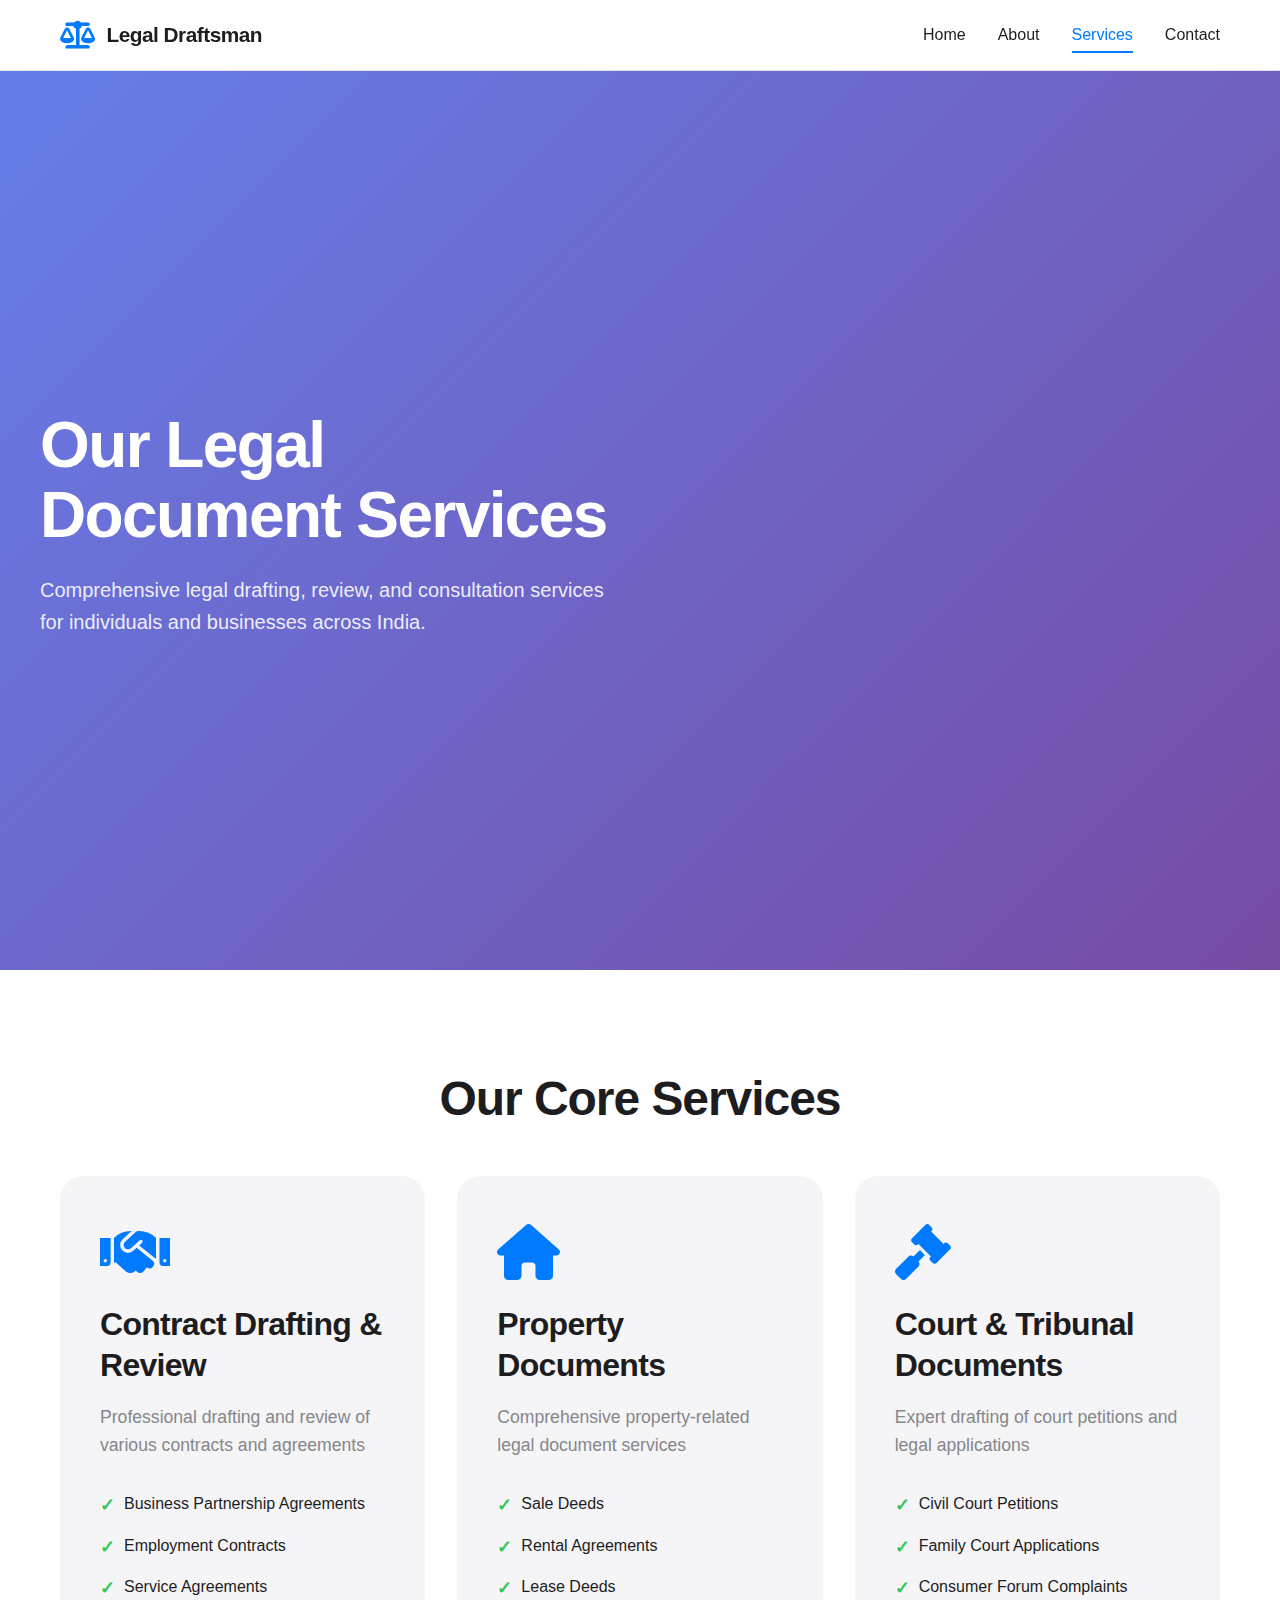
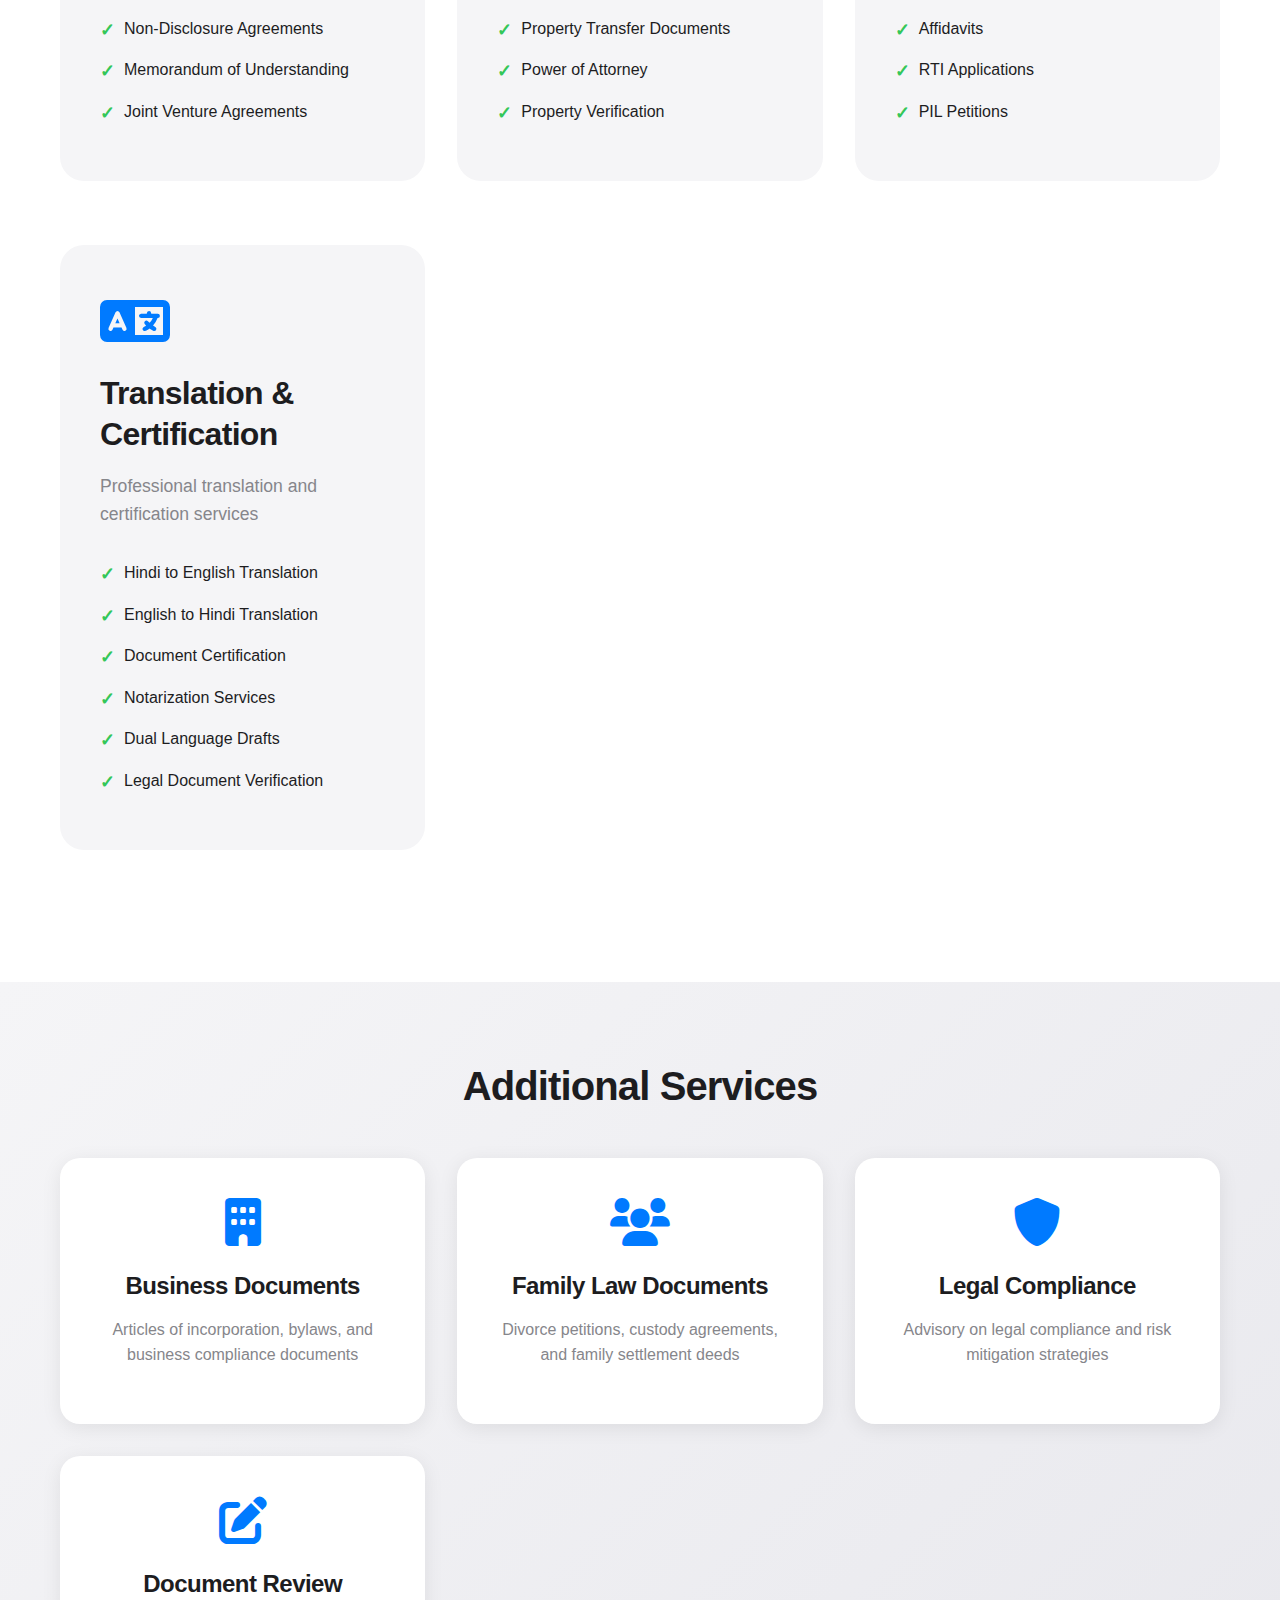
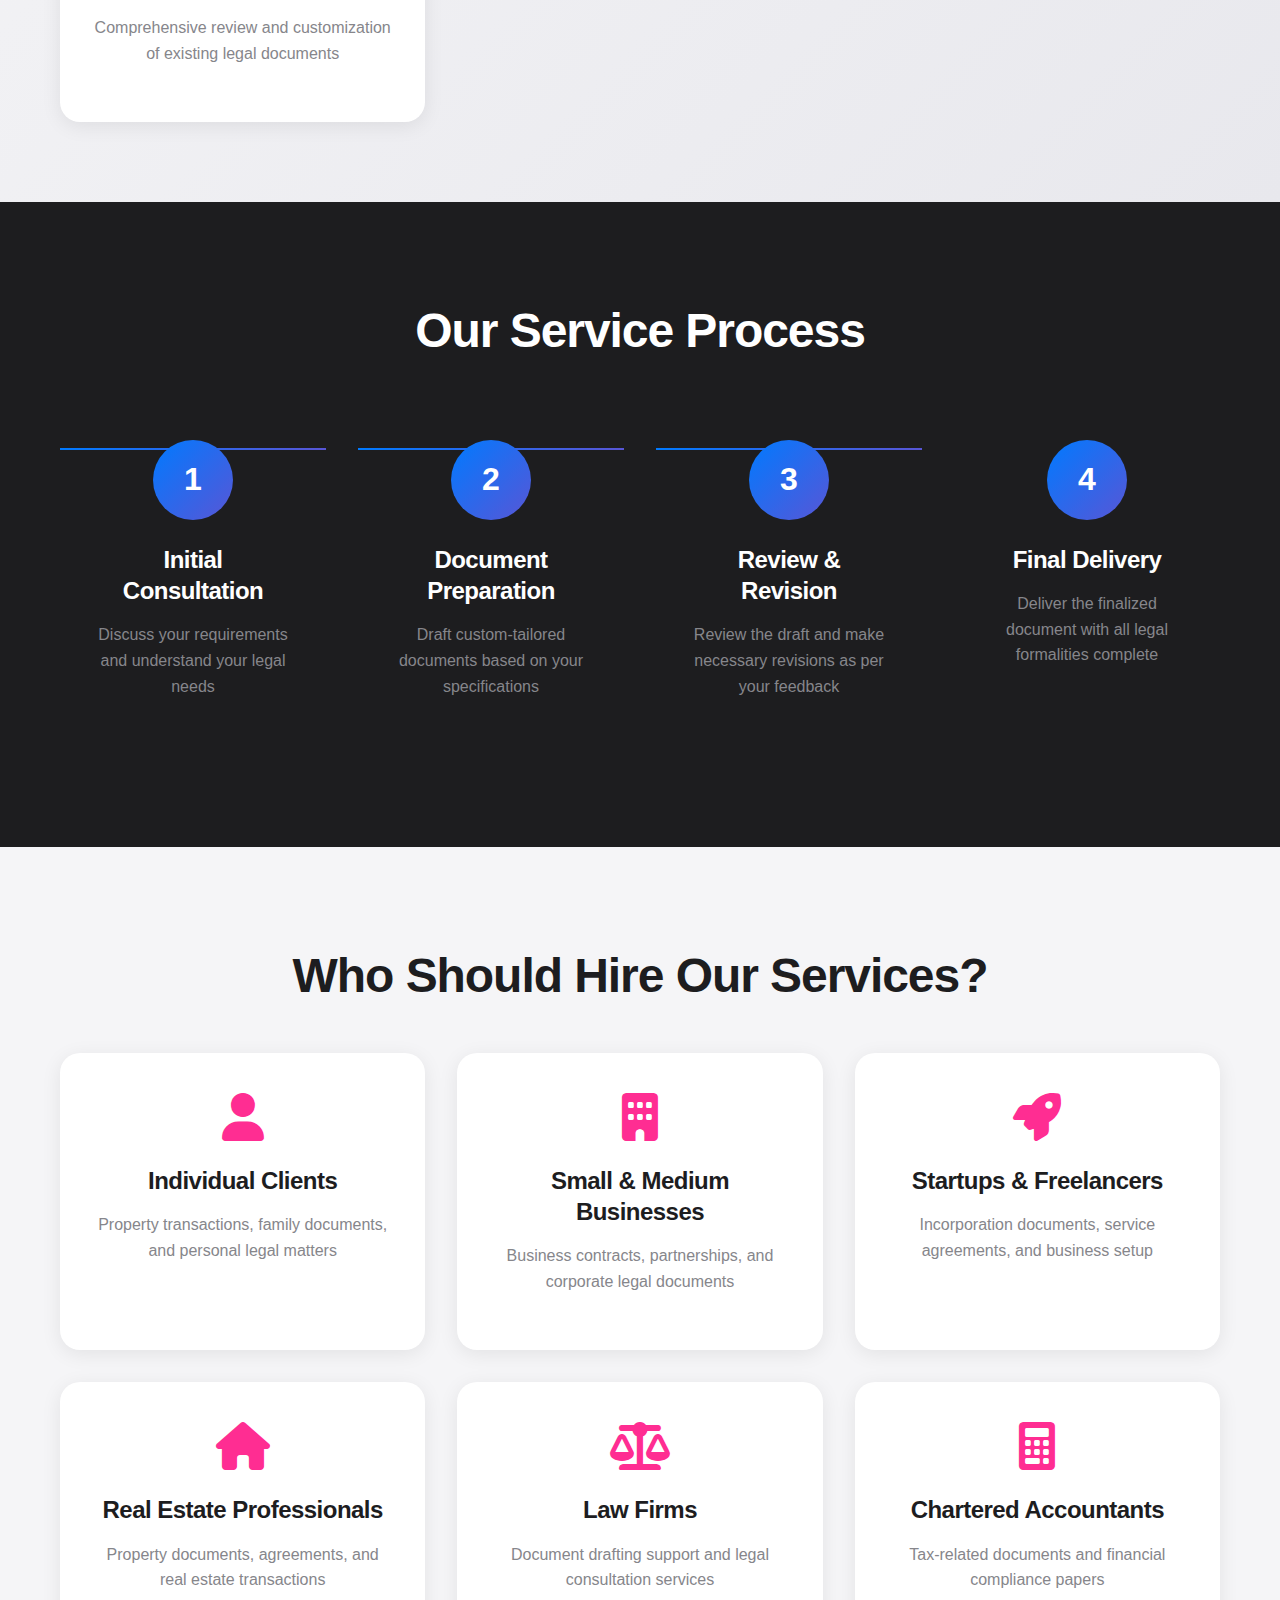
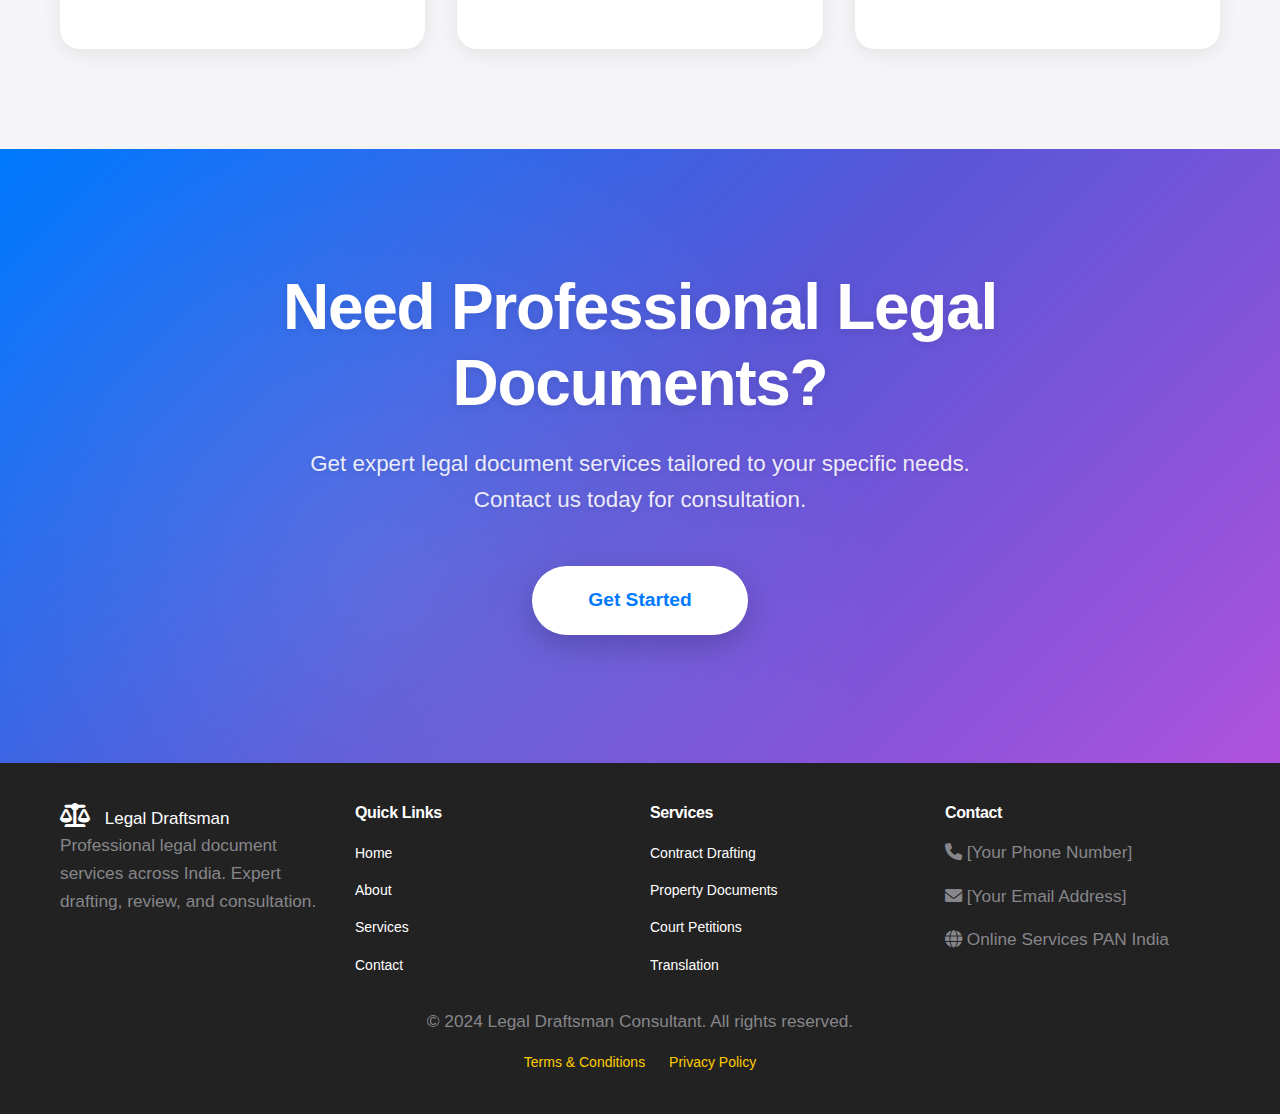
<file: services.html>
<!DOCTYPE html>
<html lang="en">
<head>
    <meta charset="UTF-8">
    <meta name="viewport" content="width=device-width, initial-scale=1.0">
    <title>Services - Legal Draftsman Consultant</title>
    <link rel="stylesheet" href="styles.css">
    <link href="https://fonts.googleapis.com/css2?family=Inter:wght@300;400;500;600;700&display=swap" rel="stylesheet">
    <link rel="stylesheet" href="https://cdnjs.cloudflare.com/ajax/libs/font-awesome/6.0.0/css/all.min.css">
</head>
<body>
    <!-- Navigation -->
    <nav class="navbar">
        <div class="nav-container">
            <div class="nav-logo">
                <i class="fas fa-balance-scale"></i>
                <span>Legal Draftsman</span>
            </div>
            <ul class="nav-menu">
                <li><a href="index.html" class="nav-link">Home</a></li>
                <li><a href="about.html" class="nav-link">About</a></li>
                <li><a href="services.html" class="nav-link active">Services</a></li>
                <li><a href="contact.html" class="nav-link">Contact</a></li>
            </ul>
            <div class="hamburger">
                <span></span>
                <span></span>
                <span></span>
            </div>
        </div>
    </nav>

    <!-- Services Hero Section -->
    <section class="hero">
        <div class="hero-container">
            <div class="hero-content">
                <h1>Our Legal Document Services</h1>
                <p>Comprehensive legal drafting, review, and consultation services for individuals and businesses across India.</p>
            </div>
        </div>
    </section>

    <!-- Main Services -->
    <section class="main-services">
        <div class="container">
            <h2>Our Core Services</h2>
            <div class="services-grid">
                <div class="service-detail-card">
                    <i class="fas fa-handshake"></i>
                    <h3>Contract Drafting & Review</h3>
                    <p>Professional drafting and review of various contracts and agreements</p>
                    <ul>
                        <li>Business Partnership Agreements</li>
                        <li>Employment Contracts</li>
                        <li>Service Agreements</li>
                        <li>Non-Disclosure Agreements</li>
                        <li>Memorandum of Understanding</li>
                        <li>Joint Venture Agreements</li>
                    </ul>
                </div>
                <div class="service-detail-card">
                    <i class="fas fa-home"></i>
                    <h3>Property Documents</h3>
                    <p>Comprehensive property-related legal document services</p>
                    <ul>
                        <li>Sale Deeds</li>
                        <li>Rental Agreements</li>
                        <li>Lease Deeds</li>
                        <li>Property Transfer Documents</li>
                        <li>Power of Attorney</li>
                        <li>Property Verification</li>
                    </ul>
                </div>
                <div class="service-detail-card">
                    <i class="fas fa-gavel"></i>
                    <h3>Court & Tribunal Documents</h3>
                    <p>Expert drafting of court petitions and legal applications</p>
                    <ul>
                        <li>Civil Court Petitions</li>
                        <li>Family Court Applications</li>
                        <li>Consumer Forum Complaints</li>
                        <li>Affidavits</li>
                        <li>RTI Applications</li>
                        <li>PIL Petitions</li>
                    </ul>
                </div>
                <div class="service-detail-card">
                    <i class="fas fa-language"></i>
                    <h3>Translation & Certification</h3>
                    <p>Professional translation and certification services</p>
                    <ul>
                        <li>Hindi to English Translation</li>
                        <li>English to Hindi Translation</li>
                        <li>Document Certification</li>
                        <li>Notarization Services</li>
                        <li>Dual Language Drafts</li>
                        <li>Legal Document Verification</li>
                    </ul>
                </div>
            </div>
        </div>
    </section>

    <!-- Additional Services -->
    <section class="additional-services">
        <div class="container">
            <h2>Additional Services</h2>
            <div class="services-grid">
                <div class="service-card">
                    <i class="fas fa-building"></i>
                    <h3>Business Documents</h3>
                    <p>Articles of incorporation, bylaws, and business compliance documents</p>
                </div>
                <div class="service-card">
                    <i class="fas fa-users"></i>
                    <h3>Family Law Documents</h3>
                    <p>Divorce petitions, custody agreements, and family settlement deeds</p>
                </div>
                <div class="service-card">
                    <i class="fas fa-shield-alt"></i>
                    <h3>Legal Compliance</h3>
                    <p>Advisory on legal compliance and risk mitigation strategies</p>
                </div>
                <div class="service-card">
                    <i class="fas fa-edit"></i>
                    <h3>Document Review</h3>
                    <p>Comprehensive review and customization of existing legal documents</p>
                </div>
            </div>
        </div>
    </section>

    <!-- Service Process -->
    <section class="service-process">
        <div class="container">
            <h2>Our Service Process</h2>
            <div class="process-grid">
                <div class="process-step">
                    <div class="step-number">1</div>
                    <h3>Initial Consultation</h3>
                    <p>Discuss your requirements and understand your legal needs</p>
                </div>
                <div class="process-step">
                    <div class="step-number">2</div>
                    <h3>Document Preparation</h3>
                    <p>Draft custom-tailored documents based on your specifications</p>
                </div>
                <div class="process-step">
                    <div class="step-number">3</div>
                    <h3>Review & Revision</h3>
                    <p>Review the draft and make necessary revisions as per your feedback</p>
                </div>
                <div class="process-step">
                    <div class="step-number">4</div>
                    <h3>Final Delivery</h3>
                    <p>Deliver the finalized document with all legal formalities complete</p>
                </div>
            </div>
        </div>
    </section>

    <!-- Who Should Hire Us -->
    <section class="target-clients">
        <div class="container">
            <h2>Who Should Hire Our Services?</h2>
            <div class="clients-grid">
                <div class="client-card">
                    <i class="fas fa-user"></i>
                    <h3>Individual Clients</h3>
                    <p>Property transactions, family documents, and personal legal matters</p>
                </div>
                <div class="client-card">
                    <i class="fas fa-building"></i>
                    <h3>Small & Medium Businesses</h3>
                    <p>Business contracts, partnerships, and corporate legal documents</p>
                </div>
                <div class="client-card">
                    <i class="fas fa-rocket"></i>
                    <h3>Startups & Freelancers</h3>
                    <p>Incorporation documents, service agreements, and business setup</p>
                </div>
                <div class="client-card">
                    <i class="fas fa-home"></i>
                    <h3>Real Estate Professionals</h3>
                    <p>Property documents, agreements, and real estate transactions</p>
                </div>
                <div class="client-card">
                    <i class="fas fa-balance-scale"></i>
                    <h3>Law Firms</h3>
                    <p>Document drafting support and legal consultation services</p>
                </div>
                <div class="client-card">
                    <i class="fas fa-calculator"></i>
                    <h3>Chartered Accountants</h3>
                    <p>Tax-related documents and financial compliance papers</p>
                </div>
            </div>
        </div>
    </section>

    <!-- CTA Section -->
    <section class="cta">
        <div class="container">
            <div class="cta-content">
                <h2>Need Professional Legal Documents?</h2>
                <p>Get expert legal document services tailored to your specific needs. Contact us today for consultation.</p>
                <a href="contact.html" class="btn btn-primary">Get Started</a>
            </div>
        </div>
    </section>

    <!-- Footer -->
    <footer class="footer">
        <div class="container">
            <div class="footer-content">
                <div class="footer-section">
                    <div class="footer-logo">
                        <i class="fas fa-balance-scale"></i>
                        <span>Legal Draftsman</span>
                    </div>
                    <p>Professional legal document services across India. Expert drafting, review, and consultation.</p>
                </div>
                <div class="footer-section">
                    <h3>Quick Links</h3>
                    <ul>
                        <li><a href="index.html">Home</a></li>
                        <li><a href="about.html">About</a></li>
                        <li><a href="services.html">Services</a></li>
                        <li><a href="contact.html">Contact</a></li>
                    </ul>
                </div>
                <div class="footer-section">
                    <h3>Services</h3>
                    <ul>
                        <li><a href="services.html">Contract Drafting</a></li>
                        <li><a href="services.html">Property Documents</a></li>
                        <li><a href="services.html">Court Petitions</a></li>
                        <li><a href="services.html">Translation</a></li>
                    </ul>
                </div>
                <div class="footer-section">
                    <h3>Contact</h3>
                    <p><i class="fas fa-phone"></i> [Your Phone Number]</p>
                    <p><i class="fas fa-envelope"></i> [Your Email Address]</p>
                    <p><i class="fas fa-globe"></i> Online Services PAN India</p>
                </div>
            </div>
            <div class="footer-bottom">
                <p>&copy; 2024 Legal Draftsman Consultant. All rights reserved.</p>
                <div class="footer-links">
                    <a href="#">Terms & Conditions</a>
                    <a href="#">Privacy Policy</a>
                </div>
            </div>
        </div>
    </footer>

    <script src="script.js"></script>
</body>
</html>
</file>
<file: styles.css>
* {
    margin: 0;
    padding: 0;
    box-sizing: border-box;
}

html {
    scroll-behavior: smooth;
}

body {
    font-family: -apple-system, BlinkMacSystemFont, 'SF Pro Display', 'Segoe UI', 'Roboto', 'Helvetica Neue', Arial, sans-serif;
    line-height: 1.6;
    color: #1d1d1f;
    background-color: #ffffff;
    font-size: 17px;
    -webkit-font-smoothing: antialiased;
    -moz-osx-font-smoothing: grayscale;
}

.container {
    max-width: 1200px;
    margin: 0 auto;
    padding: 0 20px;
}

/* Typography */
h1, h2, h3, h4, h5, h6 {
    font-weight: 600;
    letter-spacing: -0.022em;
    margin-bottom: 1rem;
}

h1 {
    font-size: 3.2rem;
    line-height: 1.1;
    font-weight: 700;
}

h2 {
    font-size: 2.3rem;
    line-height: 1.2;
    font-weight: 600;
}

h3 {
    font-size: 1.5rem;
    line-height: 1.3;
    font-weight: 600;
}

h4 {
    font-size: 1.2rem;
    line-height: 1.3;
    font-weight: 600;
}

p {
    font-size: 1.08rem;
    line-height: 1.6;
    color: #86868b;
    margin-bottom: 1rem;
}

/* Animations */
@keyframes fadeInUp {
    from {
        opacity: 0;
        transform: translateY(30px);
    }
    to {
        opacity: 1;
        transform: translateY(0);
    }
}

@keyframes fadeIn {
    from {
        opacity: 0;
    }
    to {
        opacity: 1;
    }
}

@keyframes scaleIn {
    from {
        opacity: 0;
        transform: scale(0.95);
    }
    to {
        opacity: 1;
        transform: scale(1);
    }
}

.fade-in {
    animation: fadeIn 0.8s ease-out;
}

.fade-in-up {
    animation: fadeInUp 0.8s ease-out;
}

.scale-in {
    animation: scaleIn 0.6s ease-out;
}

/* Apple-style Navigation */
.navbar {
    background-color: rgba(255, 255, 255, 0.95);
    backdrop-filter: blur(20px);
    -webkit-backdrop-filter: blur(20px);
    position: fixed;
    top: 0;
    left: 0;
    right: 0;
    z-index: 1000;
    border-bottom: 1px solid rgba(0, 0, 0, 0.1);
    transition: all 0.3s ease;
}

.navbar.scrolled {
    background-color: rgba(255, 255, 255, 0.9);
    box-shadow: 0 2px 20px rgba(0, 0, 0, 0.1);
}

.nav-container {
    display: flex;
    justify-content: space-between;
    align-items: center;
    max-width: 1200px;
    margin: 0 auto;
    padding: 0 20px;
    height: 70px;
}

.nav-logo {
    display: flex;
    align-items: center;
    font-size: 1.5rem;
    font-weight: 700;
    color: #1d1d1f;
    text-decoration: none;
    letter-spacing: -0.5px;
}

.nav-logo i {
    font-size: 28px;
    margin-right: 12px;
    color: #007aff;
}

.nav-logo span {
    font-size: 1.3rem;
    font-weight: 700;
}

.nav-menu {
    display: flex;
    list-style-type: none;
    align-items: center;
    gap: 2rem;
}

.nav-link {
    color: #1d1d1f;
    text-decoration: none;
    font-weight: 500;
    font-size: 1rem;
    position: relative;
    transition: all 0.3s ease;
    padding: 0.5rem 0;
}

.nav-link:hover {
    color: #007aff;
}

.nav-link.active {
    color: #007aff;
}

.nav-link::after {
    content: '';
    position: absolute;
    bottom: -2px;
    left: 0;
    width: 0;
    height: 2px;
    background-color: #007aff;
    transition: width 0.3s ease;
}

.nav-link:hover::after,
.nav-link.active::after {
    width: 100%;
}

.hamburger {
    display: none;
    flex-direction: column;
    cursor: pointer;
    padding: 0.5rem;
}

.hamburger span {
    background-color: #1d1d1f;
    height: 2px;
    width: 25px;
    margin-bottom: 4px;
    border-radius: 1px;
    transition: all 0.3s ease;
}

.hamburger.active span:nth-child(1) {
    transform: rotate(45deg) translate(5px, 5px);
}

.hamburger.active span:nth-child(2) {
    opacity: 0;
}

.hamburger.active span:nth-child(3) {
    transform: rotate(-45deg) translate(7px, -6px);
}

/* Add body padding to account for fixed navbar */
body {
    padding-top: 70px;
}

/* Apple-style Hero Section */
.hero {
    display: flex;
    align-items: center;
    justify-content: center;
    min-height: 100vh;
    background: linear-gradient(135deg, #667eea 0%, #764ba2 100%);
    text-align: center;
    padding: 120px 20px 80px;
    color: #fff;
    position: relative;
    overflow: hidden;
}

.hero::before {
    content: '';
    position: absolute;
    top: 0;
    left: 0;
    right: 0;
    bottom: 0;
    background: url('https://images.unsplash.com/photo-1589829545856-d10d557cf95f?ixlib=rb-4.0.3&ixid=M3wxMjA3fDB8MHxwaG90by1wYWdlfHx8fGVufDB8fHx8fA%3D%3D&auto=format&fit=crop&w=2070&q=80') center/cover no-repeat;
    opacity: 0.3;
    z-index: -1;
}

.hero-container {
    max-width: 1200px;
    margin: 0 auto;
    display: grid;
    grid-template-columns: 1fr 1fr;
    gap: 4rem;
    align-items: center;
}

.hero-content {
    text-align: left;
}

.hero-content h1 {
    font-size: 4rem;
    font-weight: 700;
    margin-bottom: 1.5rem;
    letter-spacing: -0.025em;
    line-height: 1.1;
}

.hero-content p {
    font-size: 1.25rem;
    margin-bottom: 2rem;
    color: rgba(255, 255, 255, 0.9);
    line-height: 1.6;
}

.hero-buttons {
    display: flex;
    gap: 1rem;
    flex-wrap: wrap;
}

.hero-buttons .btn {
    padding: 16px 32px;
    border-radius: 50px;
    text-decoration: none;
    font-weight: 600;
    font-size: 1.1rem;
    transition: all 0.3s ease;
    border: none;
    cursor: pointer;
    position: relative;
    overflow: hidden;
}

.hero-buttons .btn::before {
    content: '';
    position: absolute;
    top: 0;
    left: -100%;
    width: 100%;
    height: 100%;
    background: linear-gradient(90deg, transparent, rgba(255, 255, 255, 0.2), transparent);
    transition: left 0.5s;
}

.hero-buttons .btn:hover::before {
    left: 100%;
}

.btn-primary {
    background-color: #007aff;
    color: #fff;
    box-shadow: 0 4px 20px rgba(0, 122, 255, 0.4);
}

.btn-primary:hover {
    background-color: #0056b3;
    transform: translateY(-2px);
    box-shadow: 0 8px 30px rgba(0, 122, 255, 0.6);
}

.btn-secondary {
    background-color: rgba(255, 255, 255, 0.2);
    color: #fff;
    border: 2px solid rgba(255, 255, 255, 0.3);
    backdrop-filter: blur(10px);
}

.btn-secondary:hover {
    background-color: rgba(255, 255, 255, 0.3);
    transform: translateY(-2px);
    box-shadow: 0 8px 30px rgba(255, 255, 255, 0.2);
}

.hero-image {
    display: flex;
    justify-content: center;
    align-items: center;
}

.hero-card {
    background: rgba(255, 255, 255, 0.1);
    backdrop-filter: blur(20px);
    border: 1px solid rgba(255, 255, 255, 0.2);
    padding: 3rem;
    border-radius: 24px;
    text-align: center;
    max-width: 400px;
    animation: float 6s ease-in-out infinite;
}

@keyframes float {
    0%, 100% { transform: translateY(0px); }
    50% { transform: translateY(-20px); }
}

.hero-card i {
    font-size: 4rem;
    color: #007aff;
    margin-bottom: 1.5rem;
}

.hero-card h3 {
    font-size: 1.5rem;
    margin-bottom: 1rem;
    color: #fff;
}

.hero-card p {
    color: rgba(255, 255, 255, 0.8);
    font-size: 1.1rem;
}

/* Apple-style Services Section */
.services-preview {
    background-color: #f5f5f7;
    padding: 100px 20px;
    position: relative;
}

.services-preview::before {
    content: '';
    position: absolute;
    top: 0;
    left: 0;
    right: 0;
    bottom: 0;
    background: url('https://images.unsplash.com/photo-1507003211169-0a1dd7228f2d?ixlib=rb-4.0.3&ixid=M3wxMjA3fDB8MHxwaG90by1wYWdlfHx8fGVufDB8fHx8fA%3D%3D&auto=format&fit=crop&w=2070&q=80') center/cover no-repeat;
    opacity: 0.05;
    z-index: 0;
}

.services-preview .container {
    position: relative;
    z-index: 1;
}

.services-preview h2 {
    text-align: center;
    font-size: 3rem;
    color: #1d1d1f;
    margin-bottom: 3rem;
    font-weight: 700;
}

.services-grid {
    display: grid;
    grid-template-columns: repeat(auto-fit, minmax(280px, 1fr));
    gap: 2rem;
    max-width: 1200px;
    margin: 0 auto;
}

.service-card {
    background: #fff;
    padding: 2.5rem 2rem;
    border-radius: 20px;
    box-shadow: 0 4px 20px rgba(0, 0, 0, 0.08);
    transition: all 0.3s ease;
    text-align: center;
    position: relative;
    overflow: hidden;
}

.service-card::before {
    content: '';
    position: absolute;
    top: 0;
    left: 0;
    right: 0;
    height: 4px;
    background: linear-gradient(90deg, #007aff, #34c759);
    transform: scaleX(0);
    transition: transform 0.3s ease;
}

.service-card:hover::before {
    transform: scaleX(1);
}

.service-card:hover {
    transform: translateY(-10px);
    box-shadow: 0 20px 40px rgba(0, 0, 0, 0.12);
}

.service-card i {
    font-size: 3rem;
    color: #007aff;
    margin-bottom: 1.5rem;
    transition: all 0.3s ease;
}

.service-card:hover i {
    transform: scale(1.1);
    color: #34c759;
}

.service-card h3 {
    font-size: 1.5rem;
    color: #1d1d1f;
    margin-bottom: 1rem;
    font-weight: 600;
}

.service-card p {
    color: #86868b;
    font-size: 1rem;
    line-height: 1.6;
}

/* Main Services Section */
.main-services {
    padding: 100px 20px;
    background: #fff;
}

.main-services h2 {
    text-align: center;
    font-size: 3rem;
    color: #1d1d1f;
    margin-bottom: 3rem;
    font-weight: 700;
}

.service-detail-card {
    background: #f5f5f7;
    padding: 3rem 2.5rem;
    border-radius: 24px;
    margin-bottom: 2rem;
    transition: all 0.3s ease;
    position: relative;
    overflow: hidden;
}

.service-detail-card::before {
    content: '';
    position: absolute;
    top: 0;
    left: 0;
    right: 0;
    height: 6px;
    background: linear-gradient(90deg, #007aff, #5856d6, #af52de, #ff2d92);
    transform: scaleX(0);
    transition: transform 0.3s ease;
}

.service-detail-card:hover::before {
    transform: scaleX(1);
}

.service-detail-card:hover {
    transform: translateY(-5px);
    box-shadow: 0 15px 35px rgba(0, 0, 0, 0.1);
}

.service-detail-card i {
    font-size: 3.5rem;
    color: #007aff;
    margin-bottom: 1.5rem;
    display: block;
}

.service-detail-card h3 {
    font-size: 2rem;
    color: #1d1d1f;
    margin-bottom: 1rem;
    font-weight: 600;
}

.service-detail-card p {
    color: #86868b;
    font-size: 1.1rem;
    margin-bottom: 1.5rem;
}

.service-detail-card ul {
    list-style: none;
    padding: 0;
}

.service-detail-card li {
    color: #1d1d1f;
    padding: 0.5rem 0;
    position: relative;
    padding-left: 1.5rem;
    font-size: 1rem;
}

.service-detail-card li::before {
    content: '✓';
    position: absolute;
    left: 0;
    color: #34c759;
    font-weight: bold;
    font-size: 1.1rem;
}

/* Contact Section */
.contact-section {
    padding: 100px 20px;
    background: linear-gradient(135deg, #f5f5f7 0%, #ffffff 100%);
    position: relative;
    overflow: hidden;
}

.contact-section::before {
    content: '';
    position: absolute;
    top: 0;
    left: 0;
    right: 0;
    bottom: 0;
    background: url('https://images.unsplash.com/photo-1593642532973-d31b6557fa68?ixlib=rb-4.0.3&ixid=M3wxMjA3fDB8MHxwaG90by1wYWdlfHx8fGVufDB8fHx8fA%3D%3D&auto=format&fit=crop&w=2070&q=80') center/cover no-repeat;
    opacity: 0.03;
    z-index: 0;
}

.contact-section .container {
    position: relative;
    z-index: 1;
}

.contact-section h2 {
    text-align: center;
    font-size: 3.5rem;
    color: #1d1d1f;
    margin-bottom: 1rem;
    font-weight: 700;
    letter-spacing: -0.02em;
}

.contact-section .subtitle {
    text-align: center;
    font-size: 1.25rem;
    color: #86868b;
    margin-bottom: 4rem;
    max-width: 600px;
    margin-left: auto;
    margin-right: auto;
}

.contact-grid {
    display: grid;
    grid-template-columns: 1fr 1.2fr;
    gap: 3rem;
    max-width: 1200px;
    margin: 0 auto;
    align-items: start;
}

.contact-info {
    background: rgba(255, 255, 255, 0.8);
    backdrop-filter: blur(20px);
    padding: 2.5rem;
    border-radius: 24px;
    box-shadow: 0 8px 32px rgba(0, 0, 0, 0.08);
    border: 1px solid rgba(255, 255, 255, 0.2);
    transition: all 0.4s ease;
    position: relative;
    overflow: hidden;
}

.contact-info::before {
    content: '';
    position: absolute;
    top: 0;
    left: 0;
    right: 0;
    height: 4px;
    background: linear-gradient(90deg, #007aff, #34c759, #ff9500, #ff2d92);
    transform: scaleX(0);
    transition: transform 0.4s ease;
}

.contact-info:hover::before {
    transform: scaleX(1);
}

.contact-info:hover {
    transform: translateY(-8px);
    box-shadow: 0 20px 40px rgba(0, 0, 0, 0.15);
}

.contact-info h2 {
    font-size: 2.2rem;
    color: #1d1d1f;
    margin-bottom: 1.5rem;
    font-weight: 600;
    text-align: left;
}

.contact-item {
    display: flex;
    align-items: flex-start;
    margin-bottom: 2rem;
    padding: 1.5rem;
    background: rgba(247, 247, 247, 0.6);
    border-radius: 16px;
    transition: all 0.3s ease;
    position: relative;
}

.contact-item:hover {
    background: rgba(0, 122, 255, 0.05);
    transform: translateX(5px);
}

.contact-item i {
    font-size: 1.8rem;
    color: #007aff;
    margin-right: 1.2rem;
    margin-top: 0.2rem;
    min-width: 2.5rem;
    height: 2.5rem;
    display: flex;
    align-items: center;
    justify-content: center;
    background: rgba(0, 122, 255, 0.1);
    border-radius: 12px;
    transition: all 0.3s ease;
}

.contact-item:hover i {
    background: rgba(0, 122, 255, 0.2);
    transform: scale(1.1);
}

.contact-item div h3 {
    font-size: 1.2rem;
    color: #1d1d1f;
    margin-bottom: 0.5rem;
    font-weight: 600;
}

.contact-item div p {
    color: #86868b;
    font-size: 1rem;
    line-height: 1.5;
    margin: 0;
}

.contact-form {
    background: rgba(255, 255, 255, 0.95);
    backdrop-filter: blur(20px);
    padding: 3rem;
    border-radius: 24px;
    box-shadow: 0 8px 32px rgba(0, 0, 0, 0.08);
    border: 1px solid rgba(255, 255, 255, 0.2);
    transition: all 0.4s ease;
    position: relative;
    overflow: hidden;
}

.contact-form::before {
    content: '';
    position: absolute;
    top: 0;
    left: 0;
    right: 0;
    height: 4px;
    background: linear-gradient(90deg, #ff2d92, #af52de, #5856d6, #007aff);
    transform: scaleX(0);
    transition: transform 0.4s ease;
}

.contact-form:hover::before {
    transform: scaleX(1);
}

.contact-form:hover {
    transform: translateY(-8px);
    box-shadow: 0 20px 40px rgba(0, 0, 0, 0.15);
}

.contact-form h2 {
    font-size: 2.2rem;
    color: #1d1d1f;
    margin-bottom: 2rem;
    font-weight: 600;
    text-align: left;
}

.form-group {
    margin-bottom: 2rem;
    position: relative;
}

.form-group label {
    position: absolute;
    top: 1rem;
    left: 1.2rem;
    font-size: 1rem;
    color: #86868b;
    transition: all 0.3s ease;
    pointer-events: none;
    background: transparent;
    padding: 0 0.5rem;
    font-weight: 500;
    transform-origin: left top;
}

.form-group input,
.form-group select,
.form-group textarea {
    width: 100%;
    padding: 1.25rem 1.2rem 0.75rem 1.2rem;
    border: 2px solid #e5e5e7;
    border-radius: 12px;
    font-size: 1rem;
    color: #1d1d1f;
    background-color: #fafafa;
    transition: all 0.3s ease;
    font-family: inherit;
    resize: vertical;
}

.form-group input:focus,
.form-group select:focus,
.form-group textarea:focus {
    outline: none;
    border-color: #007aff;
    background-color: #fff;
    box-shadow: 0 0 0 4px rgba(0, 122, 255, 0.1);
    transform: translateY(-2px);
}

.form-group input:focus + label,
.form-group select:focus + label,
.form-group textarea:focus + label,
.form-group input:not(:placeholder-shown) + label,
.form-group select:not(:placeholder-shown) + label,
.form-group textarea:not(:placeholder-shown) + label {
    transform: translateY(-1.5rem) scale(0.85);
    color: #007aff;
    background: rgba(255, 255, 255, 0.9);
    padding: 0 0.5rem;
}

.form-group input::placeholder,
.form-group textarea::placeholder {
    color: transparent;
    font-size: 0.95rem;
}

.form-group textarea {
    min-height: 120px;
    resize: vertical;
    padding-top: 1.5rem;
}

/* Validation states */
.form-group.success input,
.form-group.success textarea,
.form-group.success select {
    border-color: #28a745;
    background-color: rgba(40, 167, 69, 0.05);
}

.form-group.success label {
    color: #28a745;
}

.form-group.error input,
.form-group.error textarea,
.form-group.error select {
    border-color: #dc3545;
    background-color: rgba(220, 53, 69, 0.05);
}

.form-group.error label {
    color: #dc3545;
}

.form-group .error-message {
    color: #dc3545;
    font-size: 0.85rem;
    margin-top: 0.5rem;
    display: block;
}

.form-group .success-message {
    color: #28a745;
    font-size: 0.85rem;
    margin-top: 0.5rem;
    display: block;
}

.form-submit {
    text-align: center;
    margin-top: 2rem;
}

.form-submit button {
    padding: 1rem 2.5rem;
    background: linear-gradient(135deg, #007aff, #0056b3);
    color: #fff;
    border: none;
    border-radius: 50px;
    font-size: 1.1rem;
    font-weight: 600;
    cursor: pointer;
    transition: all 0.3s ease;
    position: relative;
    overflow: hidden;
    min-width: 200px;
    display: inline-flex;
    align-items: center;
    justify-content: center;
    gap: 0.5rem;
}

.form-submit button::before {
    content: '';
    position: absolute;
    top: 0;
    left: -100%;
    width: 100%;
    height: 100%;
    background: linear-gradient(90deg, transparent, rgba(255, 255, 255, 0.2), transparent);
    transition: left 0.5s;
}

.form-submit button:hover::before {
    left: 100%;
}

.form-submit button:hover {
    background: linear-gradient(135deg, #0056b3, #004085);
    transform: translateY(-2px);
    box-shadow: 0 8px 25px rgba(0, 122, 255, 0.3);
}

.form-submit button:active {
    transform: translateY(0);
}

.form-submit button:disabled {
    opacity: 0.6;
    cursor: not-allowed;
    transform: none;
}

.form-submit button:disabled:hover {
    background: linear-gradient(135deg, #007aff, #0056b3);
    transform: none;
    box-shadow: none;
}

.form-submit button.loading {
    pointer-events: none;
}

.form-submit button.loading::after {
    content: '';
    width: 16px;
    height: 16px;
    border: 2px solid transparent;
    border-top: 2px solid #fff;
    border-radius: 50%;
    animation: spin 1s linear infinite;
}

@keyframes spin {
    0% { transform: rotate(0deg); }
    100% { transform: rotate(360deg); }
}

.form-submit button:focus {
    outline: none;
    box-shadow: 0 0 0 4px rgba(0, 122, 255, 0.3);
}

/* Service Hours Section */
.service-hours {
    padding: 100px 20px;
    background: #1d1d1f;
    color: #fff;
    position: relative;
}

.service-hours::before {
    content: '';
    position: absolute;
    top: 0;
    left: 0;
    right: 0;
    bottom: 0;
    background: url('https://images.unsplash.com/photo-1497366216548-37526070297c?ixlib=rb-4.0.3&ixid=M3wxMjA3fDB8MHxwaG90by1wYWdlfHx8fGVufDB8fHx8fA%3D%3D&auto=format&fit=crop&w=2070&q=80') center/cover no-repeat;
    opacity: 0.1;
    z-index: 0;
}

.service-hours .container {
    position: relative;
    z-index: 1;
}

.service-hours h2 {
    text-align: center;
    font-size: 3rem;
    margin-bottom: 3rem;
    font-weight: 700;
    color: #fff;
}

.hours-grid {
    display: grid;
    grid-template-columns: repeat(auto-fit, minmax(300px, 1fr));
    gap: 2rem;
    max-width: 1200px;
    margin: 0 auto;
}

.hours-card {
    background: rgba(255, 255, 255, 0.05);
    backdrop-filter: blur(20px);
    padding: 2.5rem;
    border-radius: 20px;
    text-align: center;
    border: 1px solid rgba(255, 255, 255, 0.1);
    transition: all 0.3s ease;
    position: relative;
    overflow: hidden;
}

.hours-card::before {
    content: '';
    position: absolute;
    top: 0;
    left: 0;
    right: 0;
    height: 3px;
    background: linear-gradient(90deg, #34c759, #30d158);
    transform: scaleX(0);
    transition: transform 0.3s ease;
}

.hours-card:hover::before {
    transform: scaleX(1);
}

.hours-card:hover {
    background: rgba(255, 255, 255, 0.1);
    transform: translateY(-5px);
    box-shadow: 0 15px 35px rgba(0, 0, 0, 0.2);
}

.hours-card i {
    font-size: 2.5rem;
    color: #34c759;
    margin-bottom: 1.5rem;
    display: block;
}

.hours-card h3 {
    font-size: 1.5rem;
    color: #fff;
    margin-bottom: 1rem;
    font-weight: 600;
}

.hours-card p {
    color: #86868b;
    font-size: 1rem;
    line-height: 1.6;
    margin-bottom: 0.5rem;
}

/* About Content Section */
.about-content {
    padding: 100px 20px;
    background: linear-gradient(135deg, #ffffff 0%, #f8f9ff 100%);
    position: relative;
    overflow: hidden;
}

.about-content::before {
    content: '';
    position: absolute;
    top: 0;
    left: 0;
    right: 0;
    bottom: 0;
    background: url('https://images.unsplash.com/photo-1507003211169-0a1dd7228f2d?ixlib=rb-4.0.3&ixid=M3wxMjA3fDB8MHxwaG90by1wYWdlfHx8fGVufDB8fHx8fA%3D%3D&auto=format&fit=crop&w=2070&q=80') center/cover no-repeat;
    opacity: 0.02;
    z-index: 0;
}

.about-content .container {
    position: relative;
    z-index: 1;
}

.about-content h2 {
    font-size: 3.5rem;
    color: #1d1d1f;
    margin-bottom: 2rem;
    font-weight: 700;
    letter-spacing: -0.02em;
}

.about-content h3 {
    font-size: 2rem;
    color: #007aff;
    margin-bottom: 1rem;
    font-weight: 600;
    margin-top: 2rem;
}

.about-content p {
    color: #86868b;
    font-size: 1.1rem;
    line-height: 1.7;
    margin-bottom: 1.5rem;
}

.about-content .text-content {
    padding-right: 2rem;
}

.about-content .image-content {
    display: flex;
    align-items: center;
    justify-content: center;
}

.about-content .feature-card {
    background: rgba(255, 255, 255, 0.9);
    backdrop-filter: blur(20px);
    padding: 3rem 2rem;
    border-radius: 24px;
    box-shadow: 0 8px 32px rgba(0, 0, 0, 0.1);
    border: 1px solid rgba(255, 255, 255, 0.2);
    text-align: center;
    max-width: 350px;
    transition: all 0.4s ease;
    position: relative;
    overflow: hidden;
}

.about-content .feature-card::before {
    content: '';
    position: absolute;
    top: 0;
    left: 0;
    right: 0;
    height: 4px;
    background: linear-gradient(90deg, #007aff, #34c759);
    transform: scaleX(0);
    transition: transform 0.4s ease;
}

.about-content .feature-card:hover::before {
    transform: scaleX(1);
}

.about-content .feature-card:hover {
    transform: translateY(-8px);
    box-shadow: 0 20px 40px rgba(0, 0, 0, 0.15);
}

.about-content .feature-card i {
    font-size: 3.5rem;
    color: #007aff;
    margin-bottom: 1.5rem;
    transition: all 0.3s ease;
}

.about-content .feature-card:hover i {
    transform: scale(1.1);
    color: #34c759;
}

.about-content .feature-card h3 {
    font-size: 1.5rem;
    color: #1d1d1f;
    margin-bottom: 1rem;
    font-weight: 600;
}

.about-content .feature-card p {
    color: #86868b;
    font-size: 1rem;
    line-height: 1.6;
    margin: 0;
}

/* Values Section */
.values-section {
    padding: 100px 20px;
    background: #1d1d1f;
    color: #fff;
    position: relative;
    overflow: hidden;
}

.values-section::before {
    content: '';
    position: absolute;
    top: 0;
    left: 0;
    right: 0;
    bottom: 0;
    background: url('https://images.unsplash.com/photo-1497366216548-37526070297c?ixlib=rb-4.0.3&ixid=M3wxMjA3fDB8MHxwaG90by1wYWdlfHx8fGVufDB8fHx8fA%3D%3D&auto=format&fit=crop&w=2070&q=80') center/cover no-repeat;
    opacity: 0.1;
    z-index: 0;
}

.values-section .container {
    position: relative;
    z-index: 1;
}

.values-section h2 {
    text-align: center;
    font-size: 3.5rem;
    color: #fff;
    margin-bottom: 3rem;
    font-weight: 700;
    letter-spacing: -0.02em;
}

.values-grid {
    display: grid;
    grid-template-columns: repeat(auto-fit, minmax(280px, 1fr));
    gap: 2rem;
    max-width: 1200px;
    margin: 0 auto;
}

.value-card {
    background: rgba(255, 255, 255, 0.05);
    backdrop-filter: blur(20px);
    padding: 2.5rem 2rem;
    border-radius: 20px;
    text-align: center;
    border: 1px solid rgba(255, 255, 255, 0.1);
    transition: all 0.4s ease;
    position: relative;
    overflow: hidden;
}

.value-card::before {
    content: '';
    position: absolute;
    top: 0;
    left: 0;
    right: 0;
    height: 3px;
    background: linear-gradient(90deg, #34c759, #30d158);
    transform: scaleX(0);
    transition: transform 0.3s ease;
}

.value-card:hover::before {
    transform: scaleX(1);
}

.value-card:hover {
    background: rgba(255, 255, 255, 0.1);
    transform: translateY(-8px);
    box-shadow: 0 20px 40px rgba(0, 0, 0, 0.3);
}

.value-card i {
    font-size: 3rem;
    color: #34c759;
    margin-bottom: 1.5rem;
    transition: all 0.3s ease;
}

.value-card:hover i {
    transform: scale(1.1);
    color: #30d158;
}

.value-card h3 {
    font-size: 1.5rem;
    color: #fff;
    margin-bottom: 1rem;
    font-weight: 600;
}

.value-card p {
    color: #86868b;
    font-size: 1rem;
    line-height: 1.6;
    margin: 0;
}

/* Experience Section */
.experience-section {
    padding: 100px 20px;
    background: linear-gradient(135deg, #f5f5f7 0%, #ffffff 100%);
    position: relative;
    overflow: hidden;
}

.experience-section::before {
    content: '';
    position: absolute;
    top: 0;
    left: 0;
    right: 0;
    bottom: 0;
    background: url('https://images.unsplash.com/photo-1589829545856-d10d557cf95f?ixlib=rb-4.0.3&ixid=M3wxMjA3fDB8MHxwaG90by1wYWdlfHx8fGVufDB8fHx8fA%3D%3D&auto=format&fit=crop&w=2070&q=80') center/cover no-repeat;
    opacity: 0.05;
    z-index: 0;
}

.experience-section .container {
    position: relative;
    z-index: 1;
}

.experience-section h2 {
    font-size: 3.5rem;
    color: #1d1d1f;
    margin-bottom: 2rem;
    font-weight: 700;
    letter-spacing: -0.02em;
}

.experience-list {
    display: flex;
    flex-direction: column;
    gap: 2rem;
}

.experience-item {
    display: flex;
    align-items: flex-start;
    padding: 2rem;
    background: rgba(255, 255, 255, 0.8);
    backdrop-filter: blur(20px);
    border-radius: 20px;
    box-shadow: 0 4px 20px rgba(0, 0, 0, 0.08);
    border: 1px solid rgba(255, 255, 255, 0.2);
    transition: all 0.4s ease;
    position: relative;
    overflow: hidden;
}

.experience-item::before {
    content: '';
    position: absolute;
    top: 0;
    left: 0;
    bottom: 0;
    width: 4px;
    background: linear-gradient(180deg, #007aff, #5856d6);
    transform: scaleY(0);
    transition: transform 0.4s ease;
}

.experience-item:hover::before {
    transform: scaleY(1);
}

.experience-item:hover {
    transform: translateY(-5px);
    box-shadow: 0 15px 35px rgba(0, 0, 0, 0.12);
}

.experience-item i {
    font-size: 2.5rem;
    color: #007aff;
    margin-right: 1.5rem;
    margin-top: 0.5rem;
    min-width: 3rem;
    transition: all 0.3s ease;
}

.experience-item:hover i {
    transform: scale(1.1);
    color: #5856d6;
}

.experience-item h3 {
    font-size: 1.5rem;
    color: #1d1d1f;
    margin-bottom: 0.5rem;
    font-weight: 600;
}

.experience-item p {
    color: #86868b;
    font-size: 1rem;
    line-height: 1.6;
    margin: 0;
}

/* Stats Card */
.stats-card {
    background: rgba(255, 255, 255, 0.9);
    backdrop-filter: blur(20px);
    padding: 3rem 2rem;
    border-radius: 24px;
    box-shadow: 0 8px 32px rgba(0, 0, 0, 0.1);
    border: 1px solid rgba(255, 255, 255, 0.2);
    text-align: center;
    max-width: 400px;
    transition: all 0.4s ease;
    position: relative;
    overflow: hidden;
}

.stats-card::before {
    content: '';
    position: absolute;
    top: 0;
    left: 0;
    right: 0;
    height: 4px;
    background: linear-gradient(90deg, #ff2d92, #af52de, #5856d6);
    transform: scaleX(0);
    transition: transform 0.4s ease;
}

.stats-card:hover::before {
    transform: scaleX(1);
}

.stats-card:hover {
    transform: translateY(-8px);
    box-shadow: 0 20px 40px rgba(0, 0, 0, 0.15);
}

.stat-item {
    margin-bottom: 2rem;
    padding: 1.5rem;
    background: rgba(247, 247, 247, 0.6);
    border-radius: 16px;
    transition: all 0.3s ease;
}

.stat-item:hover {
    background: rgba(0, 122, 255, 0.05);
    transform: translateY(-3px);
}

.stat-item:last-child {
    margin-bottom: 0;
}

.stat-item h3 {
    font-size: 2.5rem;
    color: #007aff;
    margin-bottom: 0.5rem;
    font-weight: 700;
    letter-spacing: -0.02em;
}

.stat-item p {
    color: #86868b;
    font-size: 1rem;
    margin: 0;
    font-weight: 500;
}

/* Responsive Design for About Page */
@media (max-width: 768px) {
    .about-content .text-content {
        padding-right: 0;
        margin-bottom: 2rem;
    }
    
    .about-content .content-grid {
        grid-template-columns: 1fr;
    }
    
    .values-grid {
        grid-template-columns: 1fr;
    }
    
    .experience-item {
        flex-direction: column;
        text-align: center;
    }
    
    .experience-item i {
        margin-right: 0;
        margin-bottom: 1rem;
    }
    
    .stats-card {
        max-width: 100%;
    }
}

/* FAQ Section */
.faq-section {
    padding: 100px 20px;
    background: #f5f5f7;
    position: relative;
}

.faq-section h2 {
    text-align: center;
    font-size: 3rem;
    color: #1d1d1f;
    margin-bottom: 3rem;
    font-weight: 700;
}

.faq-grid {
    display: grid;
    grid-template-columns: repeat(auto-fit, minmax(500px, 1fr));
    gap: 2rem;
    max-width: 1200px;
    margin: 0 auto;
}

.faq-item {
    background: #fff;
    padding: 2.5rem;
    border-radius: 20px;
    box-shadow: 0 4px 20px rgba(0, 0, 0, 0.05);
    transition: all 0.3s ease;
    border-left: 4px solid transparent;
    position: relative;
    overflow: hidden;
}

.faq-item::before {
    content: '';
    position: absolute;
    top: 0;
    left: 0;
    bottom: 0;
    width: 4px;
    background: linear-gradient(180deg, #007aff, #34c759);
    transform: scaleY(0);
    transition: transform 0.3s ease;
}

.faq-item:hover::before {
    transform: scaleY(1);
}

.faq-item:hover {
    transform: translateY(-5px);
    box-shadow: 0 15px 35px rgba(0, 0, 0, 0.1);
}

.faq-item h3 {
    font-size: 1.3rem;
    color: #1d1d1f;
    margin-bottom: 1rem;
    font-weight: 600;
    position: relative;
    padding-left: 1.5rem;
}

.faq-item h3::before {
    content: 'Q';
    position: absolute;
    left: 0;
    top: 0;
    width: 1.2rem;
    height: 1.2rem;
    background: #007aff;
    color: #fff;
    border-radius: 50%;
    display: flex;
    align-items: center;
    justify-content: center;
    font-size: 0.8rem;
    font-weight: 700;
}

.faq-item p {
    color: #86868b;
    font-size: 1rem;
    line-height: 1.6;
    margin-left: 1.5rem;
}

/* Additional Services */
.additional-services {
    padding: 80px 20px;
    background: linear-gradient(135deg, #f5f5f7 0%, #e8e8ed 100%);
}

.additional-services h2 {
    text-align: center;
    font-size: 2.5rem;
    color: #1d1d1f;
    margin-bottom: 3rem;
    font-weight: 700;
}

/* Service Process */
.service-process {
    padding: 100px 20px;
    background: #1d1d1f;
    color: #fff;
}

.service-process h2 {
    text-align: center;
    font-size: 3rem;
    margin-bottom: 3rem;
    font-weight: 700;
}

.process-grid {
    display: grid;
    grid-template-columns: repeat(auto-fit, minmax(250px, 1fr));
    gap: 2rem;
    max-width: 1200px;
    margin: 0 auto;
}

.process-step {
    text-align: center;
    padding: 2rem;
    position: relative;
}

.step-number {
    width: 80px;
    height: 80px;
    background: linear-gradient(135deg, #007aff, #5856d6);
    border-radius: 50%;
    display: flex;
    align-items: center;
    justify-content: center;
    font-size: 2rem;
    font-weight: 700;
    color: #fff;
    margin: 0 auto 1.5rem;
    position: relative;
    z-index: 2;
}

.process-step::before {
    content: '';
    position: absolute;
    top: 40px;
    left: 50%;
    width: 100%;
    height: 2px;
    background: linear-gradient(90deg, #007aff, #5856d6);
    transform: translateX(-50%);
    z-index: 1;
}

.process-step:last-child::before {
    display: none;
}

.process-step h3 {
    font-size: 1.5rem;
    margin-bottom: 1rem;
    color: #fff;
}

.process-step p {
    color: #86868b;
    font-size: 1rem;
    line-height: 1.6;
}

/* Target Clients */
.target-clients {
    padding: 100px 20px;
    background: #f5f5f7;
}

.target-clients h2 {
    text-align: center;
    font-size: 3rem;
    color: #1d1d1f;
    margin-bottom: 3rem;
    font-weight: 700;
}

.clients-grid {
    display: grid;
    grid-template-columns: repeat(auto-fit, minmax(300px, 1fr));
    gap: 2rem;
    max-width: 1200px;
    margin: 0 auto;
}

.client-card {
    background: #fff;
    padding: 2.5rem 2rem;
    border-radius: 20px;
    text-align: center;
    box-shadow: 0 4px 20px rgba(0, 0, 0, 0.08);
    transition: all 0.3s ease;
    position: relative;
    overflow: hidden;
}

.client-card::before {
    content: '';
    position: absolute;
    top: 0;
    left: 0;
    right: 0;
    height: 4px;
    background: linear-gradient(90deg, #ff2d92, #af52de);
    transform: scaleX(0);
    transition: transform 0.3s ease;
}

.client-card:hover::before {
    transform: scaleX(1);
}

.client-card:hover {
    transform: translateY(-8px);
    box-shadow: 0 15px 35px rgba(0, 0, 0, 0.12);
}

.client-card i {
    font-size: 3rem;
    color: #ff2d92;
    margin-bottom: 1.5rem;
}

.client-card h3 {
    font-size: 1.5rem;
    color: #1d1d1f;
    margin-bottom: 1rem;
    font-weight: 600;
}

.client-card p {
    color: #86868b;
    font-size: 1rem;
    line-height: 1.6;
}

.why-choose-us {
    padding: 60px 20px;
}

.content-grid {
    display: grid;
    grid-template-columns: repeat(2, 1fr);
    gap: 20px;
    max-width: 1200px;
    margin: 0 auto;
}

.text-content {
    padding-right: 30px;
}

.feature-list {
    display: flex;
    flex-direction: column;
}

.feature-item {
    display: flex;
    align-items: center;
    margin-bottom: 15px;
}

.feature-item i {
    font-size: 32px;
    color: #ffcc00;
    margin-right: 15px;
}

.feature-item h3 {
    font-size: 18px;
    margin-bottom: 5px;
}

.image-content {
    display: flex;
    align-items: center;
    justify-content: center;
}

.feature-card {
    background-color: #fff;
    padding: 20px 15px;
    border-radius: 10px;
    text-align: center;
}

.feature-card i {
    font-size: 50px;
    color: #ffcc00;
    margin-bottom: 15px;
}

.feature-card h3 {
    font-size: 20px;
    margin-bottom: 10px;
}

.testimonials {
    background-color: #333;
    color: #fff;
    padding: 60px 20px;
}

.testimonials-grid {
    display: grid;
    grid-template-columns: repeat(2, 1fr);
    gap: 20px;
    max-width: 1200px;
    margin: 0 auto;
}

.testimonial-card {
    background-color: #444;
    padding: 25px 20px;
    border-radius: 10px;
}

.testimonial-content p {
    font-size: 16px;
}

.testimonial-author {
    display: flex;
    align-items: center;
    justify-content: space-between;
    margin-top: 15px;
}

.author-info {
    text-align: left;
}

.author-info h4 {
    font-size: 18px;
    margin-bottom: 5px;
}

.author-info span {
    font-size: 14px;
}

.rating i {
    color: #ffcc00;
}

/* Ready to Get Started CTA Section */
.cta {
    padding: 120px 20px;
    text-align: center;
    position: relative;
    background: linear-gradient(135deg, #007aff 0%, #5856d6 50%, #af52de 100%);
    color: #fff;
    overflow: hidden;
}

.cta::before {
    content: '';
    position: absolute;
    top: 0;
    left: 0;
    right: 0;
    bottom: 0;
    background: url('https://images.unsplash.com/photo-1518779578993-5a96664d9c89?ixlib=rb-4.0.3&ixid=M3wxMjA3fDB8MHxwaG90by1wYWdlfHx8fGVufDB8fHx8fA%3D%3D&auto=format&fit=crop&w=2070&q=80') center/cover no-repeat;
    opacity: 0.1;
    z-index: 0;
}

.cta::after {
    content: '';
    position: absolute;
    top: 0;
    left: 0;
    right: 0;
    bottom: 0;
    background: radial-gradient(circle at 30% 70%, rgba(255, 255, 255, 0.1) 0%, transparent 50%);
    z-index: 1;
}

.cta-content {
    position: relative;
    z-index: 2;
    max-width: 900px;
    margin: 0 auto;
    animation: fadeInUp 1s ease-out;
}

@keyframes pulse {
    0% { transform: scale(1); }
    50% { transform: scale(1.05); }
    100% { transform: scale(1); }
}

.cta-content h2 {
    font-size: 4rem;
    margin-bottom: 1.5rem;
    font-weight: 700;
    letter-spacing: -0.02em;
    text-shadow: 0 2px 10px rgba(0, 0, 0, 0.1);
    animation: pulse 3s ease-in-out infinite;
}

.cta-content p {
    font-size: 1.4rem;
    margin-bottom: 3rem;
    color: rgba(255, 255, 255, 0.9);
    max-width: 700px;
    margin-left: auto;
    margin-right: auto;
    line-height: 1.6;
    text-shadow: 0 1px 5px rgba(0, 0, 0, 0.1);
}

.cta-buttons {
    display: flex;
    justify-content: center;
    gap: 1.5rem;
    flex-wrap: wrap;
    margin-top: 2rem;
}

.cta-content a {
    padding: 1.2rem 3.5rem;
    background-color: #fff;
    color: #007aff;
    border-radius: 50px;
    font-size: 1.2rem;
    font-weight: 600;
    text-decoration: none;
    display: inline-block;
    transition: all 0.4s ease;
    position: relative;
    overflow: hidden;
    box-shadow: 0 10px 30px rgba(0, 0, 0, 0.2);
    min-width: 200px;
}

.cta-content a:hover {
    background-color: #f0f0f0;
    transform: translateY(-5px);
    box-shadow: 0 20px 40px rgba(0, 0, 0, 0.3);
}

.cta-content a::before {
    content: '';
    position: absolute;
    top: 0;
    left: -100%;
    width: 100%;
    height: 100%;
    background: linear-gradient(90deg, transparent, rgba(0, 122, 255, 0.1), transparent);
    transition: left 0.6s;
}

.cta-content a:hover::before {
    left: 100%;
}

.cta-secondary {
    background-color: transparent;
    color: #fff;
    border: 2px solid rgba(255, 255, 255, 0.8);
    backdrop-filter: blur(10px);
}

.cta-secondary:hover {
    background-color: rgba(255, 255, 255, 0.1);
    border-color: #fff;
    color: #fff;
}

.cta-features {
    display: grid;
    grid-template-columns: repeat(auto-fit, minmax(250px, 1fr));
    gap: 2rem;
    margin-top: 4rem;
    max-width: 800px;
    margin-left: auto;
    margin-right: auto;
}

.cta-feature {
    text-align: center;
    padding: 1.5rem;
    background: rgba(255, 255, 255, 0.1);
    border-radius: 16px;
    backdrop-filter: blur(10px);
    border: 1px solid rgba(255, 255, 255, 0.2);
    transition: all 0.3s ease;
}

.cta-feature:hover {
    transform: translateY(-5px);
    background: rgba(255, 255, 255, 0.15);
    box-shadow: 0 10px 25px rgba(0, 0, 0, 0.2);
}

.cta-feature i {
    font-size: 2.5rem;
    color: #fff;
    margin-bottom: 1rem;
    display: block;
}

.cta-feature h3 {
    font-size: 1.2rem;
    margin-bottom: 0.5rem;
    color: #fff;
    font-weight: 600;
}

.cta-feature p {
    font-size: 0.9rem;
    color: rgba(255, 255, 255, 0.8);
    margin: 0;
    line-height: 1.5;
}

/* Floating Animation Elements */
.cta-decoration {
    position: absolute;
    width: 100px;
    height: 100px;
    border-radius: 50%;
    background: rgba(255, 255, 255, 0.1);
    animation: float 6s ease-in-out infinite;
}

.cta-decoration:nth-child(1) {
    top: 10%;
    left: 10%;
    animation-delay: 0s;
}

.cta-decoration:nth-child(2) {
    top: 20%;
    right: 15%;
    animation-delay: 2s;
}

.cta-decoration:nth-child(3) {
    bottom: 15%;
    left: 20%;
    animation-delay: 4s;
}

.cta-decoration:nth-child(4) {
    bottom: 25%;
    right: 10%;
    animation-delay: 1s;
}

@keyframes float {
    0%, 100% { transform: translateY(0px) rotate(0deg); }
    33% { transform: translateY(-20px) rotate(120deg); }
    66% { transform: translateY(-10px) rotate(240deg); }
}

/* Responsive Design */
@media (max-width: 768px) {
    .cta {
        padding: 80px 20px;
    }
    
    .cta-content h2 {
        font-size: 2.5rem;
    }
    
    .cta-content p {
        font-size: 1.1rem;
    }
    
    .cta-buttons {
        flex-direction: column;
        align-items: center;
    }
    
    .cta-content a {
        width: 100%;
        max-width: 300px;
    }
    
    .cta-features {
        grid-template-columns: 1fr;
    }
    
    .cta-decoration {
        display: none;
    }
}

.footer {
    background-color: #222;
    color: #fff;
    padding: 40px 20px;
}

.footer-content {
    display: grid;
    grid-template-columns: repeat(4, 1fr);
    gap: 20px;
    max-width: 1200px;
    margin: 0 auto;
}

.footer-logo i {
    font-size: 24px;
    margin-right: 10px;
}

.footer-section h3 {
    font-size: 16px;
    margin-bottom: 15px;
}

.footer-section ul {
    list-style-type: none;
    padding: 0;
}

.footer-section li {
    margin-bottom: 10px;
}

.footer-section li a {
    color: #fff;
    text-decoration: none;
    font-size: 14px;
}

.footer-bottom {
    text-align: center;
    padding-top: 20px;
    font-size: 14px;
}

.footer-links a {
    color: #ffcc00;
    text-decoration: none;
    margin: 0 10px;
}

@media screen and (max-width: 768px) {
    .nav-menu {
        display: none;
        position: fixed;
        top: 70px;
        left: 0;
        width: 100%;
        background-color: rgba(255, 255, 255, 0.95);
        backdrop-filter: blur(20px);
        flex-direction: column;
        padding: 20px;
        box-shadow: 0 2px 20px rgba(0, 0, 0, 0.1);
        border-bottom: 1px solid rgba(0, 0, 0, 0.1);
        z-index: 999;
    }
    
    .nav-menu.active {
        display: flex;
    }

    .hamburger {
        display: flex;
    }

    .services-grid, .testimonials-grid, .footer-content {
        grid-template-columns: 1fr;
    }

    .content-grid {
        grid-template-columns: 1fr;
    }

    .text-content {
        padding: 0;
    }

    .hero-container, .contact-grid, .hours-grid, .values-grid {
        grid-template-columns: 1fr;
    }

    .cta-content, .contact-form, .about-content {
        padding: 20px;
    }

    h1, h2, h3, h4, h5, h6 {
        font-size: 1.6rem; /* Adjust font sizes for mobile */
    }

    p, .nav-link, .btn {
        font-size: 1rem;
        padding: 0.5rem;  /* Adjust padding for touch target size */
    }

}
.btn-primary {
    padding: 15px 30px;
    background-color: #007aff;
    color: #fff;
    border-radius: 25px;
    box-shadow: 0 4px 6px rgba(0, 0, 0, 0.1);
    transition: transform 0.2s, box-shadow 0.2s;
    text-align: center;
    text-decoration: none;
    display: inline-block;
    font-weight: bold;
    border: none;
    cursor: pointer;
}

.btn-primary:hover {
    transform: translateY(-3px);
    box-shadow: 0 6px 10px rgba(0, 0, 0, 0.15);
}

.btn-primary:focus {
    outline: none;
    box-shadow: 0 0 0 3px rgba(0, 122, 255, 0.3);
}

/* Custom Bookkeeping Button */
.btn-bookkeeping {
    background-color: #1e7e5a;
    color: #fff;
    border-radius: 50px;
    font-weight: 600;
    font-size: 1.1rem;
    padding: 16px 32px;
    margin-left: 0.5rem;
    box-shadow: 0 4px 20px rgba(30, 126, 90, 0.3);
    border: none;
    transition: all 0.3s ease;
    display: inline-flex;
    align-items: center;
    gap: 0.5rem;
    position: relative;
    overflow: hidden;
}
.btn-bookkeeping i {
    color: #fff;
}
.btn-bookkeeping:hover {
    background-color: #145c3a;
    transform: translateY(-2px) scale(1.04);
    box-shadow: 0 8px 30px rgba(30, 126, 90, 0.5);
}

/* Distinct Legal Button (optional for extra contrast) */
.legal-btn {
    background-color: #233e8b;
    color: #fff;
    border-radius: 50px;
    font-weight: 600;
    font-size: 1.1rem;
    padding: 16px 32px;
    box-shadow: 0 4px 20px rgba(35, 62, 139, 0.3);
    border: none;
    transition: all 0.3s ease;
    display: inline-flex;
    align-items: center;
    gap: 0.5rem;
    position: relative;
    overflow: hidden;
}
.legal-btn i {
    color: #fff;
}
.legal-btn:hover {
    background-color: #142251;
    transform: translateY(-2px) scale(1.04);
    box-shadow: 0 8px 30px rgba(35, 62, 139, 0.5);
}

/* Responsive stacking for hero buttons */
@media (max-width: 600px) {
    .hero-buttons {
        flex-direction: column;
        gap: 0.75rem;
    }
    .btn-bookkeeping, .legal-btn {
        width: 100%;
        margin-left: 0;
        justify-content: center;
    }
}

/* Bookkeeping Preview Section */
.bookkeeping-preview {
    background: linear-gradient(135deg, #e8f5e9 0%, #f5f5f7 100%);
    padding: 100px 20px; /* Consistent padding with other main sections */
    margin-top: 0;
}
.bookkeeping-preview .container {
    max-width: 900px;
    margin: 0 auto;
}
.bookkeeping-preview h2 {
    text-align: center; /* Center align main heading */
    font-size: 3rem; /* Consistent with other h2 */
    color: #1e7e5a;
    margin-bottom: 1.5rem;
    font-weight: 700;
    display: flex;
    align-items: center;
    justify-content: center; /* Center icon and text */
    gap: 0.8rem; /* Slightly more space for icon */
}
.bookkeeping-preview .subtitle {
    text-align: center; /* Center align subtitle */
    color: #86868b; /* Consistent with other p elements */
    font-size: 1.1rem; /* Consistent with other p elements */
    margin-bottom: 3rem; /* Adjusted for better spacing */
    line-height: 1.6;
}

.bookkeeping-features h3 {
    color: #1d1d1f; /* Standard text color for subheadings */
    margin-top: 2.5rem; /* Adjusted for section spacing */
    margin-bottom: 1rem;
    font-size: 1.8rem; /* Slightly larger for sub-section titles */
    font-weight: 600;
    display: flex;
    align-items: center;
    gap: 0.6rem;
}
.bookkeeping-features h3 i {
    color: #007aff; /* Use main accent color for icons */
    font-size: 1.5rem;
}

.bookkeeping-feature-list {
    display: grid;
    grid-template-columns: repeat(3, 1fr); /* Force 3 columns */
    gap: 2rem;
    margin: 0 auto;
    max-width: 1200px;
}

.bookkeeping-feature-item {
    background: #fff;
    padding: 2.5rem 2rem;
    border-radius: 20px;
    box-shadow: 0 4px 20px rgba(0, 0, 0, 0.08);
    transition: all 0.3s ease;
    text-align: center;
    position: relative;
    overflow: hidden;
    min-height: 320px; /* Match .service-card min height for visual consistency */
    display: flex;
    flex-direction: column;
    align-items: center;
    justify-content: flex-start;
}

.bookkeeping-feature-item::before {
    content: '';
    position: absolute;
    top: 0;
    left: 0;
    right: 0;
    height: 4px;
    background: linear-gradient(90deg, #1e7e5a, #34c759);
    transform: scaleX(0);
    transition: transform 0.3s ease;
}

.bookkeeping-feature-item:hover::before {
    transform: scaleX(1);
}

.bookkeeping-feature-item:hover {
    transform: translateY(-10px);
    box-shadow: 0 20px 40px rgba(0, 0, 0, 0.12);
}

.bookkeeping-feature-item i {
    font-size: 3rem;
    color: #1e7e5a;
    margin-bottom: 1.5rem;
    transition: all 0.3s ease;
}

.bookkeeping-feature-item:hover i {
    transform: scale(1.1);
    color: #34c759;
}

.bookkeeping-feature-item h4 {
    font-size: 1.5rem;
    color: #1d1d1f;
    margin-bottom: 1rem;
    font-weight: 600;
}

.bookkeeping-feature-item p {
    color: #86868b;
    font-size: 1rem;
    line-height: 1.6;
    margin: 0;
}

@media (max-width: 1024px) {
    .services-grid, .bookkeeping-feature-list, .testimonials-grid, .footer-content, .content-grid, .values-grid, .clients-grid, .hours-grid {
        grid-template-columns: 1fr 1fr;
    }
    .hero-container {
        grid-template-columns: 1fr;
        gap: 2rem;
        text-align: center;
    }
    .hero-content {
        text-align: center;
    }
    .hero-image {
        justify-content: center;
        margin-top: 2rem;
    }
}
@media (max-width: 768px) {
    .services-grid, .bookkeeping-feature-list, .testimonials-grid, .footer-content, .content-grid, .values-grid, .clients-grid, .hours-grid {
        grid-template-columns: 1fr;
    }
    .container {
        padding: 0 8px;
    }
    .hero-content h1 {
        font-size: 2.2rem;
    }
    .hero-content p {
        font-size: 1rem;
    }
    .hero-buttons .btn {
        width: 100%;
        font-size: 1rem;
        padding: 12px 0;
    }
    .hero-card {
        padding: 1.5rem;
        max-width: 100%;
    }
    .service-card, .bookkeeping-feature-item {
        padding: 1.5rem 1rem;
        min-height: 0;
    }
    .service-card i, .bookkeeping-feature-item i {
        font-size: 2rem;
        margin-bottom: 1rem;
    }
    .service-card h3, .bookkeeping-feature-item h4 {
        font-size: 1.1rem;
        margin-bottom: 0.5rem;
    }
    .service-card p, .bookkeeping-feature-item p {
        font-size: 0.95rem;
    }
    .cta-content h2 {
        font-size: 2rem;
    }
    .cta-content p {
        font-size: 1rem;
    }
    .cta-content a {
        width: 100%;
        max-width: 300px;
        font-size: 1rem;
        padding: 12px 0;
    }
    .footer-content {
        gap: 1rem;
    }
    .footer-section {
        margin-bottom: 1.5rem;
    }
    .footer-logo {
        margin-bottom: 1rem;
    }
}
@media (max-width: 480px) {
    .hero-content h1 {
        font-size: 1.3rem;
    }
    .hero-content p {
        font-size: 0.95rem;
    }
    .service-card, .bookkeeping-feature-item {
        padding: 1rem 0.5rem;
    }
    .service-card i, .bookkeeping-feature-item i {
        font-size: 1.3rem;
    }
    .footer-section h3 {
        font-size: 1rem;
    }
}

/* --- Custom Styles for New/Modified Sections --- */

/* Testimonials: Canada Cities */
.testimonial-author span {
    color: #34c759;
    font-weight: 500;
    letter-spacing: 0.5px;
}

/* Global Remote Service Feature */
.feature-item .fa-globe {
    color: #1e7e5a;
}
.feature-item h3 {
    color: #1e7e5a;
}

/* WhatsApp/Contact Links */
.footer-section a[href^="https://wa.me"],
.contact-item a[href^="https://wa.me"] {
    color: #25d366;
    text-decoration: none;
    font-weight: 600;
    transition: color 0.2s;
}
.footer-section a[href^="https://wa.me"]:hover,
.contact-item a[href^="https://wa.me"]:hover {
    color: #128c7e;
    text-decoration: underline;
}

.footer-section a[href^="mailto:"],
.contact-item a[href^="mailto:"] {
    color: #007aff;
    text-decoration: none;
    font-weight: 600;
    transition: color 0.2s;
}
.footer-section a[href^="mailto:"]:hover,
.contact-item a[href^="mailto:"]:hover {
    color: #0056b3;
    text-decoration: underline;
}

/* Placeholder for LinkedIn/Website Links */
.footer-section .placeholder-link {
    color: #86868b;
    font-style: italic;
    font-size: 0.95rem;
}

/* Business Hours (US) Emphasis */
.hours-card em {
    color: #007aff;
    font-style: normal;
    font-weight: 600;
    display: block;
    margin-top: 0.5rem;
}

/* Responsive: Testimonials grid single column on mobile */
@media (max-width: 768px) {
    .testimonials-grid {
        grid-template-columns: 1fr;
    }
}

/* NESA Logo Styling */
.nesa-logo {
    height: 66px;
    width: auto;
    display: block;
    margin-right: 18px;
    background: #fff;
    padding: 4px 10px;
    object-fit: contain;
  
    transition: box-shadow 0.3s, border-color 0.3s;
    max-width: 180px;
}
.nesa-logo:hover, .nesa-logo:focus {
    box-shadow: 0 4px 16px rgba(30,126,90,0.18);
    border-color: #34c759;
}
@media (max-width: 600px) {
    .nesa-logo {
        height: 32px;
        margin-right: 4px;
        padding: 2px 3px;
        max-width: 90px;
        background: #fff;
        border-radius: 8px;
        box-shadow: 0 1px 4px rgba(30,126,90,0.10);
        /* Remove border for extra space on small screens */
    }
    .nav-logo {
        min-width: 100px;
        max-width: 120px;
        display: flex;
        align-items: center;
        justify-content: flex-start;
    }
    .navbar {
        height: 54px;
        min-height: 54px;
    }
    .nav-container {
        height: 54px;
        padding: 0 8px;
    }
}

@media (max-width: 600px) {
  .hero-content h1 {
    font-size: 2.3rem;
    margin-bottom: 0.7rem;
  }
  .hero-content p {
    font-size: 0.95rem;
    margin-bottom: 1rem;
  }
}
</file>
